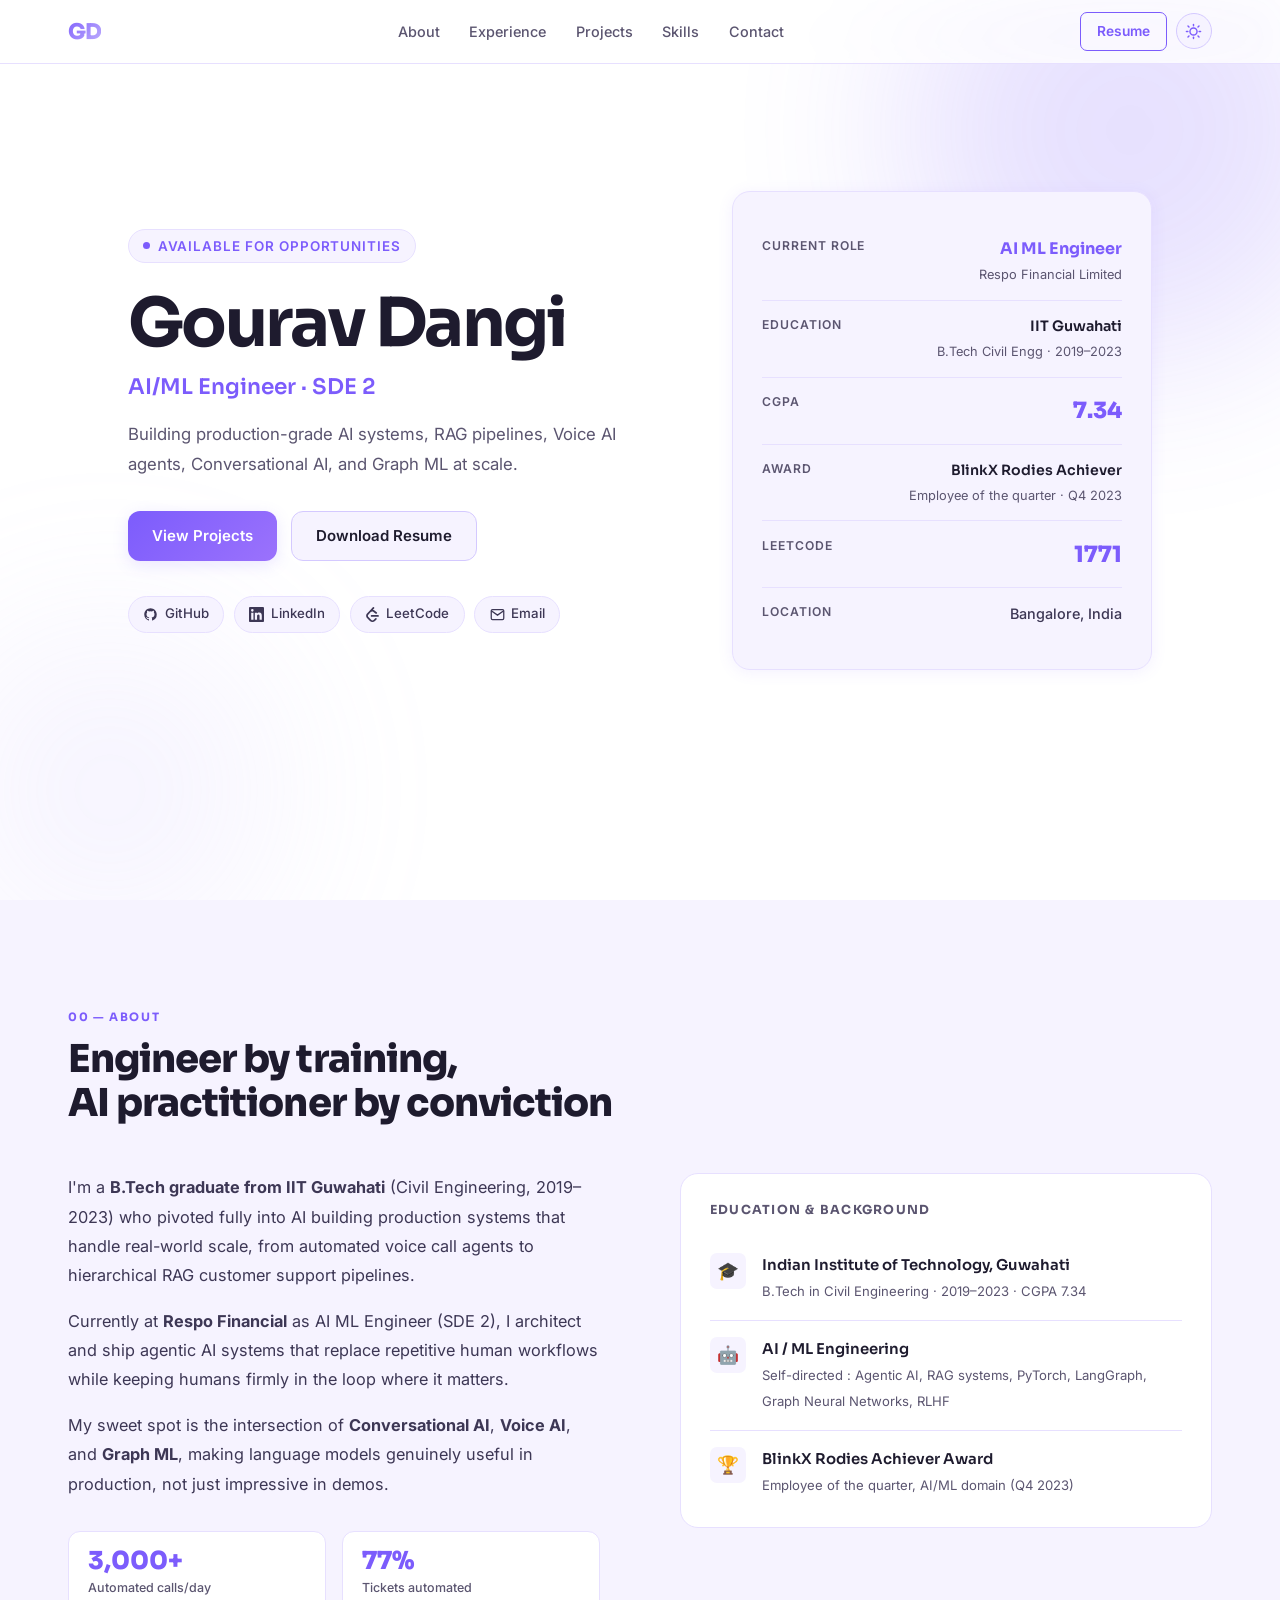
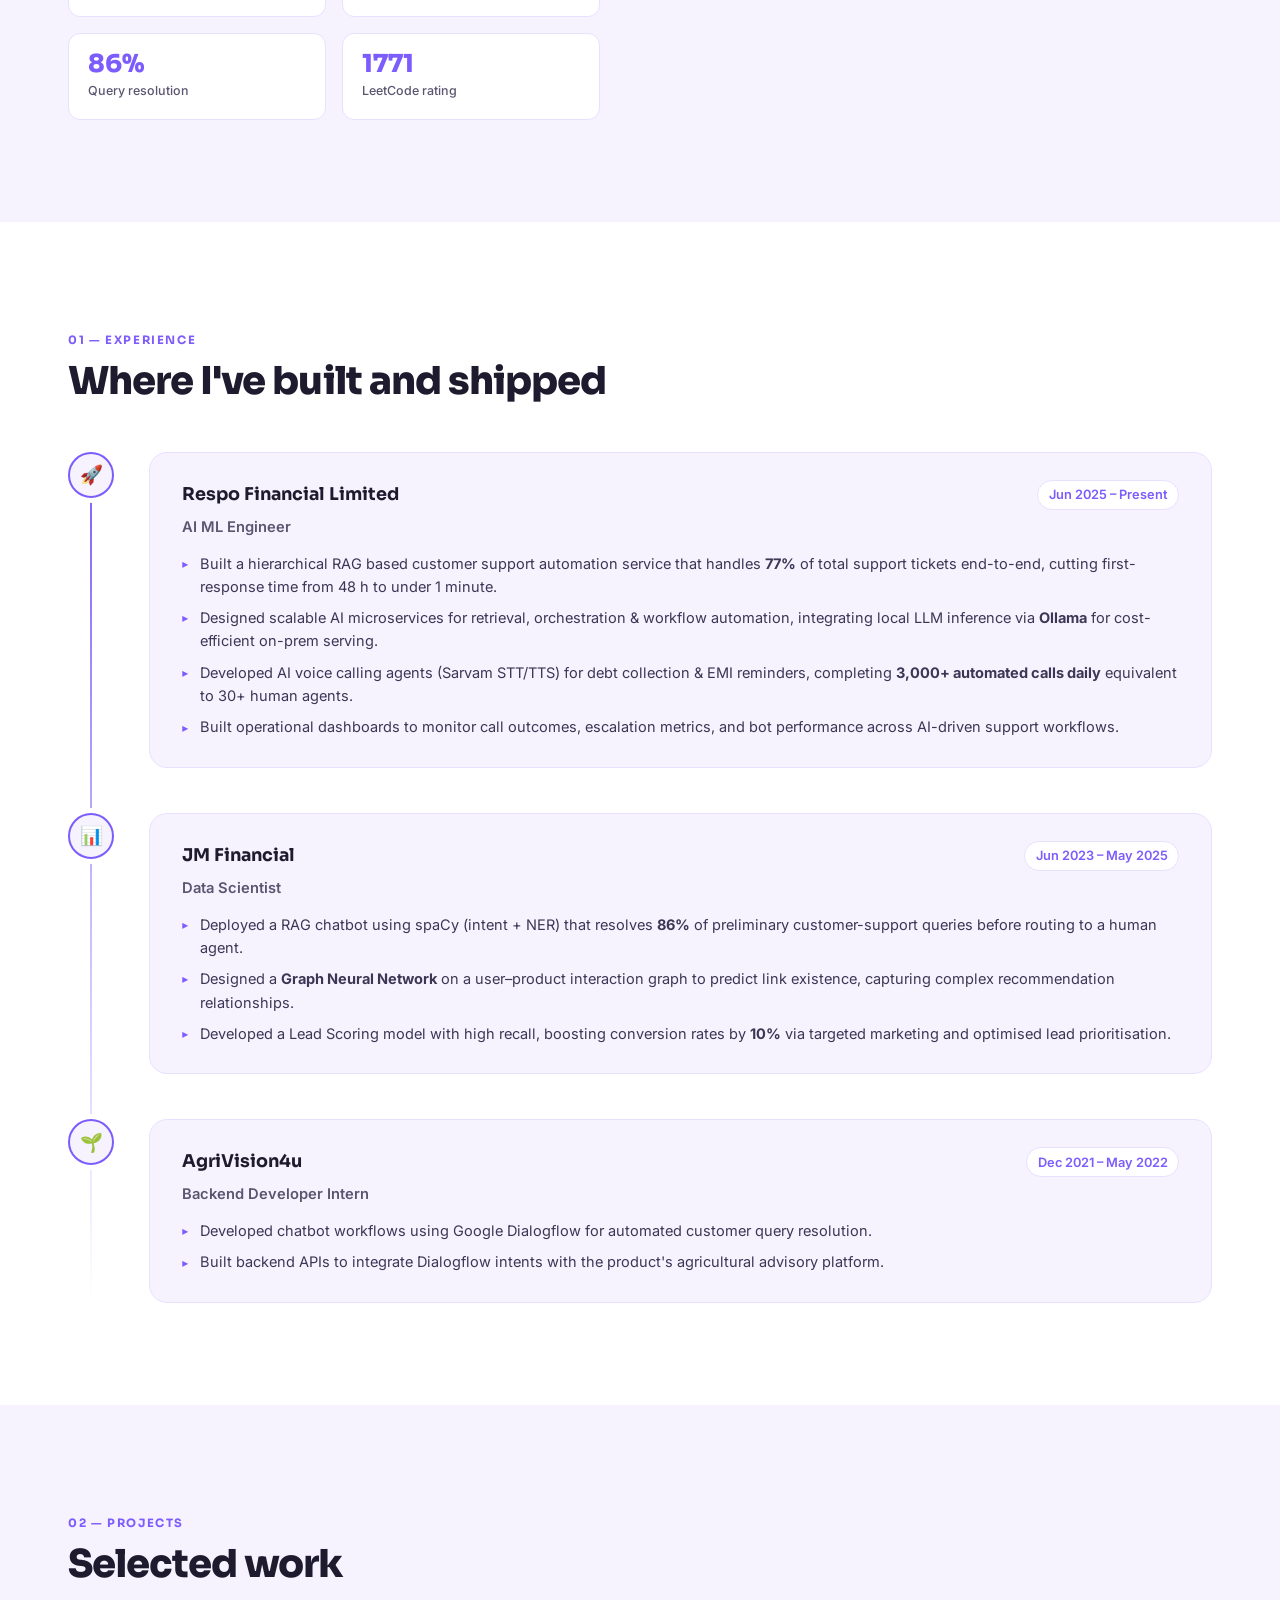
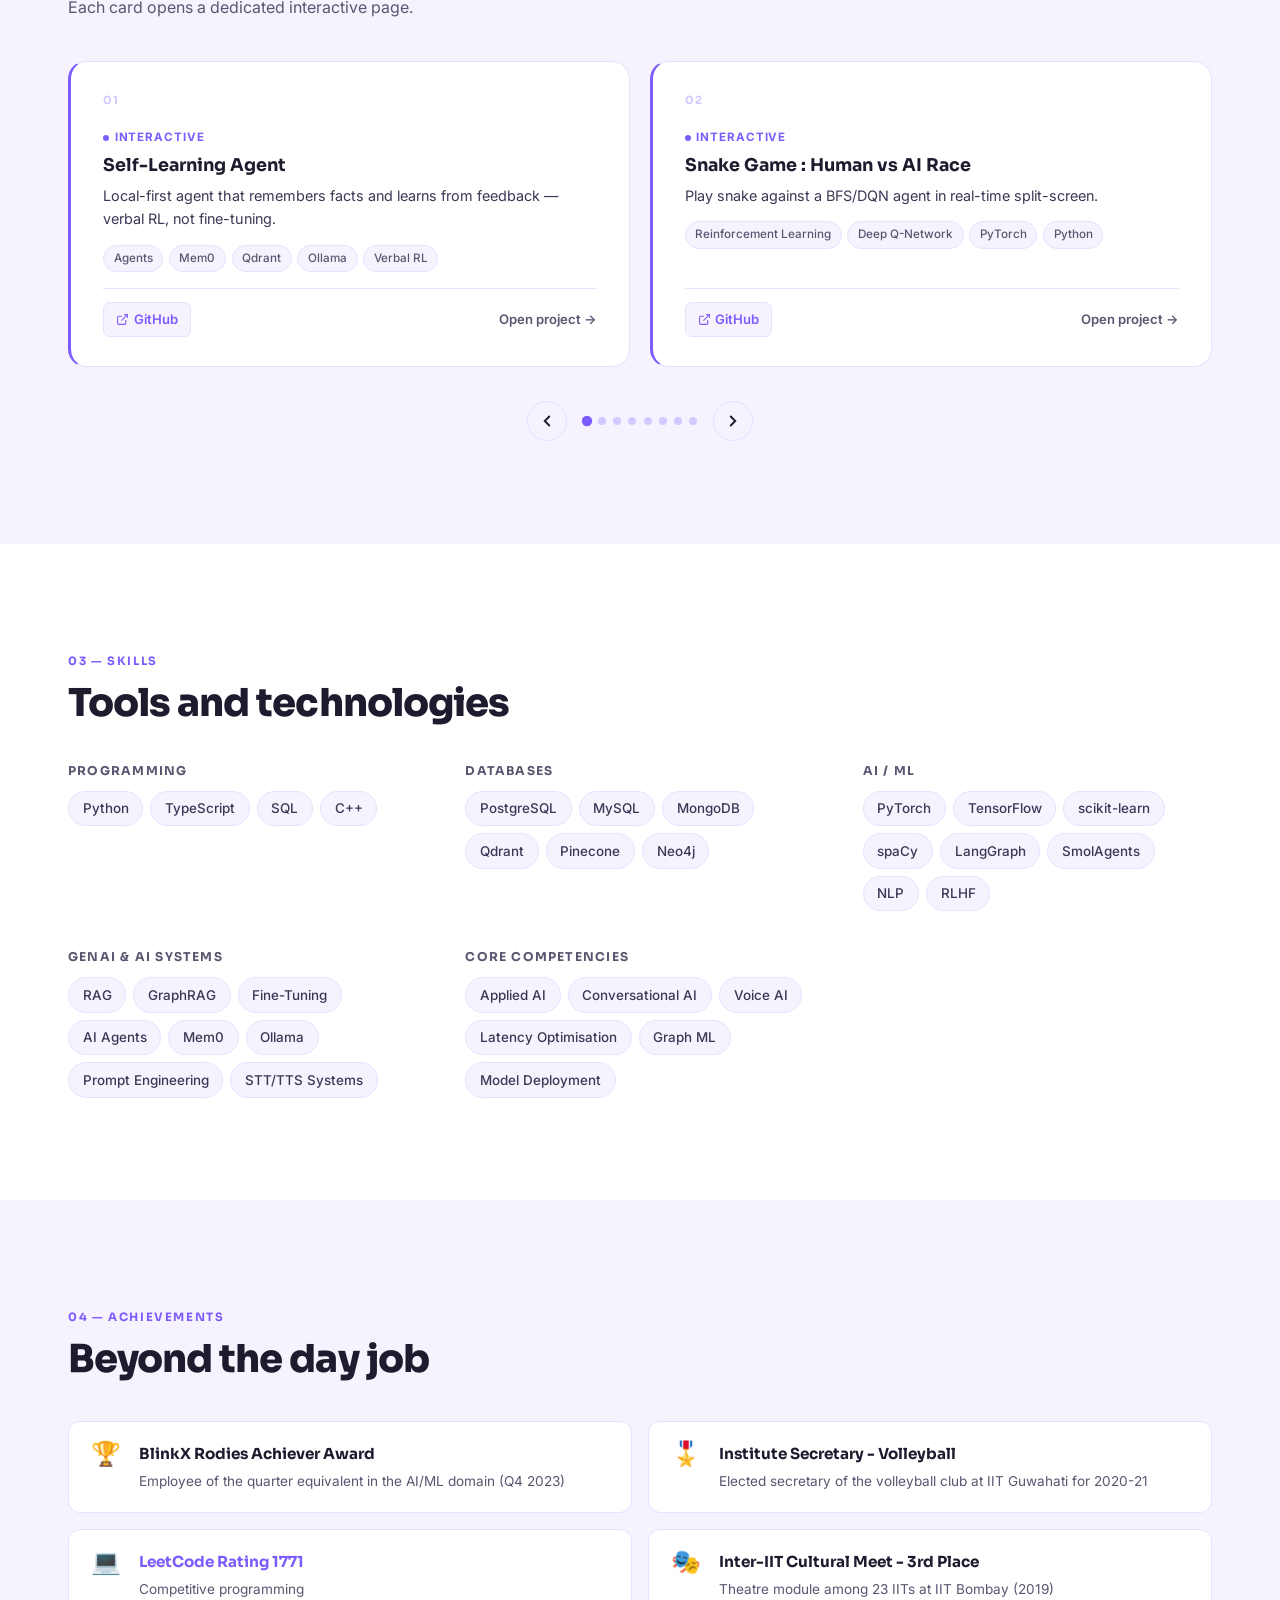
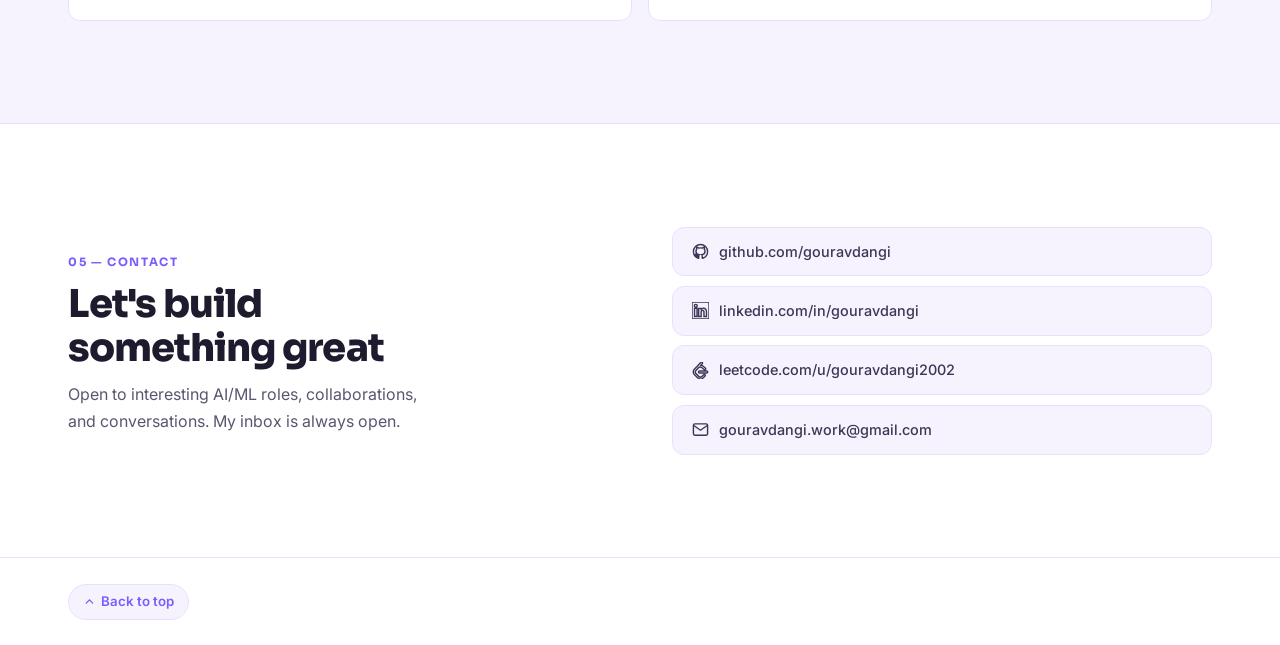
<file: index.html>
<!DOCTYPE html>
<html lang="en" data-theme="light">
<head>
  <meta charset="UTF-8" />
  <meta name="viewport" content="width=device-width, initial-scale=1.0" />
  <title>Gourav Dangi - AI/ML Engineer</title>
  <meta name="description" content="Portfolio of Gourav Dangi - AI/ML Engineer specialising in Conversational AI, Voice AI, RAG and agentic systems." />
  <link rel="preconnect" href="https://fonts.googleapis.com" />
  <link rel="preconnect" href="https://fonts.gstatic.com" crossorigin />
  <link rel="icon" type="image/svg+xml" href="assets/favicon.svg" />
  <link rel="stylesheet" href="css/styles.css" />
  <script>(function(){var s=localStorage.getItem('theme')||(window.matchMedia('(prefers-color-scheme:dark)').matches?'dark':'light');document.documentElement.setAttribute('data-theme',s);})();</script>
</head>
<body>

<!-- ── Navbar ──────────────────────────────────────────────── -->
<nav id="navbar">
  <div class="container nav-inner">
    <a href="#hero" class="nav-logo">GD</a>
    <ul class="nav-links">
      <li><a href="#about">About</a></li>
      <li><a href="#experience">Experience</a></li>
      <li><a href="#projects">Projects</a></li>
      <li><a href="#skills">Skills</a></li>
      <li><a href="#contact">Contact</a></li>
    </ul>
    <div class="nav-actions">
      <a href="assets/Gourav_Dangi_30_Sept_2026.pdf" download class="btn-resume desktop">Resume</a>
      <button class="theme-toggle" id="themeToggle" aria-label="Toggle colour theme">
        <svg class="icon-sun" viewBox="0 0 24 24"><circle cx="12" cy="12" r="5"/><line x1="12" y1="2" x2="12" y2="4"/><line x1="12" y1="20" x2="12" y2="22"/><line x1="4.22" y1="4.22" x2="5.64" y2="5.64"/><line x1="18.36" y1="18.36" x2="19.78" y2="19.78"/><line x1="2" y1="12" x2="4" y2="12"/><line x1="20" y1="12" x2="22" y2="12"/><line x1="4.22" y1="19.78" x2="5.64" y2="18.36"/><line x1="18.36" y1="5.64" x2="19.78" y2="4.22"/></svg>
        <svg class="icon-moon" viewBox="0 0 24 24" style="display:none"><path d="M21 12.79A9 9 0 1 1 11.21 3 7 7 0 0 0 21 12.79z"/></svg>
      </button>
      <button class="hamburger" id="hamburger" aria-label="Open menu" aria-expanded="false">
        <span></span><span></span><span></span>
      </button>
    </div>
  </div>
</nav>
<div class="nav-mobile" id="mobileNav">
  <a href="#about">About</a>
  <a href="#experience">Experience</a>
  <a href="#projects">Projects</a>
  <a href="#skills">Skills</a>
  <a href="#contact">Contact</a>
  <a href="assets/Gourav_Dangi_30_Sept_2026.pdf.pdf" download>Download Resume</a>
</div>

<!-- ── Hero ────────────────────────────────────────────────── -->
<section id="hero">
  <div class="hero-blob blob-1" aria-hidden="true"></div>
  <div class="hero-blob blob-2" aria-hidden="true"></div>
  <div class="container">
    <div class="hero-grid">
      <div class="hero-left">
        <div class="hero-eyebrow">Available for opportunities</div>
        <h1 class="hero-name">Gourav Dangi</h1>
        <p class="hero-role">AI/ML Engineer &middot; SDE 2</p>
        <p class="hero-tagline">
          Building production-grade AI systems, RAG pipelines,
          Voice AI agents, Conversational AI, and Graph ML at scale.
        </p>
        <div class="hero-btns">
          <a href="#projects" class="btn-primary">View Projects</a>
          <a href="assets/Gourav_Dangi_30_Sept_2026.pdf.pdf" download class="btn-secondary">Download Resume</a>
        </div>
        <div class="hero-socials">
          <a href="https://github.com/gouravdangi" target="_blank" rel="noopener" class="social-link">
            <svg viewBox="0 0 24 24" width="15" height="15" fill="currentColor"><path d="M12 2C6.477 2 2 6.484 2 12.017c0 4.425 2.865 8.18 6.839 9.504.5.092.682-.217.682-.483 0-.237-.008-.868-.013-1.703-2.782.605-3.369-1.343-3.369-1.343-.454-1.158-1.11-1.466-1.11-1.466-.908-.62.069-.608.069-.608 1.003.07 1.531 1.032 1.531 1.032.892 1.53 2.341 1.088 2.91.832.092-.647.35-1.088.636-1.338-2.22-.253-4.555-1.113-4.555-4.951 0-1.093.39-1.988 1.029-2.688-.103-.253-.446-1.272.098-2.65 0 0 .84-.27 2.75 1.026A9.564 9.564 0 0 1 12 6.844a9.59 9.59 0 0 1 2.504.337c1.909-1.296 2.747-1.027 2.747-1.027.546 1.379.202 2.398.1 2.651.64.7 1.028 1.595 1.028 2.688 0 3.848-2.339 4.695-4.566 4.943.359.309.678.92.678 1.855 0 1.338-.012 2.419-.012 2.747 0 .268.18.58.688.482A10.019 10.019 0 0 0 22 12.017C22 6.484 17.522 2 12 2z"/></svg>
            GitHub
          </a>
          <a href="https://www.linkedin.com/in/gourav-dangi" target="_blank" rel="noopener" class="social-link">
            <svg viewBox="0 0 24 24" width="15" height="15" fill="currentColor"><path d="M20.447 20.452h-3.554v-5.569c0-1.328-.027-3.037-1.852-3.037-1.853 0-2.136 1.445-2.136 2.939v5.667H9.351V9h3.414v1.561h.046c.477-.9 1.637-1.85 3.37-1.85 3.601 0 4.267 2.37 4.267 5.455v6.286zM5.337 7.433a2.062 2.062 0 0 1-2.063-2.065 2.064 2.064 0 1 1 2.063 2.065zm1.782 13.019H3.555V9h3.564v11.452zM22.225 0H1.771C.792 0 0 .774 0 1.729v20.542C0 23.227.792 24 1.771 24h20.451C23.2 24 24 23.227 24 22.271V1.729C24 .774 23.2 0 22.222 0h.003z"/></svg>
            LinkedIn
          </a>
          <a href="https://leetcode.com/u/gouravdangi2002/" target="_blank" rel="noopener" class="social-link">
            <svg viewBox="0 0 24 24" width="15" height="15" fill="currentColor"><path d="M13.483 0a1.374 1.374 0 0 0-.961.438L7.116 6.226l-3.854 4.126a5.266 5.266 0 0 0-1.209 2.104 5.35 5.35 0 0 0-.125.513 5.527 5.527 0 0 0 .062 2.362 5.83 5.83 0 0 0 .349 1.017 5.938 5.938 0 0 0 1.271 1.818l4.277 4.193.039.038c2.248 2.165 5.852 2.133 8.063-.074l2.396-2.392c.54-.54.54-1.414.003-1.955a1.378 1.378 0 0 0-1.951-.003l-2.396 2.392a3.021 3.021 0 0 1-4.205.038l-.02-.019-4.276-4.193c-.652-.64-.972-1.469-.948-2.263a2.68 2.68 0 0 1 .066-.523 2.545 2.545 0 0 1 .619-1.164L9.13 8.114c1.058-1.134 3.204-1.27 4.43-.278l3.501 2.831c.593.48 1.461.387 1.94-.207a1.384 1.384 0 0 0-.207-1.943l-3.5-2.831c-.8-.647-1.766-1.045-2.774-1.202l2.015-2.158A1.384 1.384 0 0 0 13.483 0zm-2.866 12.815a1.38 1.38 0 0 0-1.38 1.382 1.38 1.38 0 0 0 1.38 1.382H20.79a1.38 1.38 0 0 0 1.38-1.382 1.38 1.38 0 0 0-1.38-1.382z"/></svg>
            LeetCode
          </a>
          <a href="mailto:gouravdangi.work@gmail.com" class="social-link">
            <svg viewBox="0 0 24 24" width="15" height="15" fill="none" stroke="currentColor" stroke-width="2"><path d="M4 4h16c1.1 0 2 .9 2 2v12c0 1.1-.9 2-2 2H4c-1.1 0-2-.9-2-2V6c0-1.1.9-2 2-2z"/><polyline points="22,6 12,13 2,6"/></svg>
            Email
          </a>
        </div>
      </div>
      <div class="hero-panel">
        <div class="hero-panel-row">
          <div class="panel-label">Current role</div>
          <div class="panel-detail">
            <div style="font-family:'Sora',sans-serif;font-weight:700;font-size:1rem;color:var(--accent)">AI ML Engineer</div>
            <div class="panel-sub">Respo Financial Limited</div>
          </div>
        </div>
        <div class="hero-panel-row">
          <div class="panel-label">Education</div>
          <div class="panel-detail">
            <div style="font-family:'Sora',sans-serif;font-weight:600;font-size:0.9rem;color:var(--text)">IIT Guwahati</div>
            <div class="panel-sub">B.Tech Civil Engg &middot; 2019–2023</div>
          </div>
        </div>
        <div class="hero-panel-row">
          <div class="panel-label">CGPA</div>
          <div class="panel-value">7.34</div>
        </div>
        <div class="hero-panel-row">
          <div class="panel-label">Award</div>
          <div class="panel-detail">
            <div style="font-family:'Sora',sans-serif;font-weight:600;font-size:0.88rem;color:var(--text)">BlinkX Rodies Achiever</div>
            <div class="panel-sub">Employee of the quarter &middot; Q4 2023</div>
          </div>
        </div>
        <div class="hero-panel-row">
          <div class="panel-label">LeetCode</div>
          <div class="panel-value">1771</div>
        </div>
        <div class="hero-panel-row" style="border-bottom:none">
          <div class="panel-label">Location</div>
          <div style="font-size:0.9rem;color:var(--text-2);font-weight:500">Bangalore, India</div>
        </div>
      </div>
    </div>
  </div>
</section>

<!-- ── About ────────────────────────────────────────────────── -->
<section id="about">
  <div class="container">
    <div class="">
      <div class="sec-kicker">00 &mdash; About</div>
      <h2 class="sec-title">Engineer by training,<br>AI practitioner by conviction</h2>
    </div>
    <div class="about-layout" style="margin-top:3rem">
      <div class="about-text">
        <p>
          I'm a <strong>B.Tech graduate from IIT Guwahati</strong> (Civil Engineering, 2019–2023)
          who pivoted fully into AI building production systems that handle real-world
          scale, from automated voice call agents to hierarchical RAG customer support pipelines.
        </p>
        <p>
          Currently at <strong>Respo Financial</strong> as AI ML Engineer (SDE 2), I architect and ship
          agentic AI systems that replace repetitive human workflows while keeping humans
          firmly in the loop where it matters.
        </p>
        <p>
          My sweet spot is the intersection of <strong>Conversational AI</strong>,
          <strong>Voice AI</strong>, and <strong>Graph ML</strong>, making language models
          genuinely useful in production, not just impressive in demos.
        </p>
        <div class="stats-strip" style="grid-template-columns:repeat(2,1fr)">
          <div class="stat-card"><div class="stat-value">3,000+</div><div class="stat-label">Automated calls/day</div></div>
          <div class="stat-card"><div class="stat-value">77%</div><div class="stat-label">Tickets automated</div></div>
          <div class="stat-card"><div class="stat-value">86%</div><div class="stat-label">Query resolution</div></div>
          <div class="stat-card"><div class="stat-value">1771</div><div class="stat-label">LeetCode rating</div></div>
        </div>
      </div>
      <div class="about-edu">
        <h4>Education &amp; Background</h4>
        <div class="edu-item">
          <div class="edu-icon">🎓</div>
          <div class="edu-info">
            <h5>Indian Institute of Technology, Guwahati</h5>
            <span>B.Tech in Civil Engineering &middot; 2019–2023 &middot; CGPA 7.34</span>
          </div>
        </div>
        <div class="edu-item">
          <div class="edu-icon">🤖</div>
          <div class="edu-info">
            <h5>AI / ML Engineering</h5>
            <span>Self-directed : Agentic AI, RAG systems, PyTorch, LangGraph, Graph Neural Networks, RLHF</span>
          </div>
        </div>
        <div class="edu-item">
          <div class="edu-icon">🏆</div>
          <div class="edu-info">
            <h5>BlinkX Rodies Achiever Award</h5>
            <span>Employee of the quarter, AI/ML domain (Q4 2023)</span>
          </div>
        </div>
      </div>
    </div>
  </div>
</section>

<!-- ── Experience ───────────────────────────────────────────── -->
<section id="experience">
  <div class="container">
    <div class="">
      <div class="sec-kicker">01 &mdash; Experience</div>
      <h2 class="sec-title">Where I've built and shipped</h2>
    </div>
    <div class="timeline" id="experienceTimeline" style="margin-top:3rem"></div>
  </div>
</section>

<!-- ── Projects ─────────────────────────────────────────────── -->
<section id="projects">
  <div class="container">
    <div class="">
      <div class="sec-kicker">02 &mdash; Projects</div>
      <h2 class="sec-title">Selected work</h2>
      <p class="sec-sub">Each card opens a dedicated interactive page.</p>
    </div>
    <div class="proj-carousel-wrap" style="margin-top:2.5rem">
      <div class="proj-carousel" id="projCarousel"></div>
      <div class="proj-carousel-nav">
        <button class="proj-nav-btn" id="projPrev" aria-label="Previous projects">
          <svg width="18" height="18" viewBox="0 0 24 24" fill="none" stroke="currentColor" stroke-width="2.5" stroke-linecap="round"><polyline points="15 18 9 12 15 6"/></svg>
        </button>
        <div class="proj-dots" id="projDots"></div>
        <button class="proj-nav-btn" id="projNext" aria-label="Next projects">
          <svg width="18" height="18" viewBox="0 0 24 24" fill="none" stroke="currentColor" stroke-width="2.5" stroke-linecap="round"><polyline points="9 18 15 12 9 6"/></svg>
        </button>
      </div>
    </div>
  </div>
</section>

<!-- ── Skills ───────────────────────────────────────────────── -->
<section id="skills">
  <div class="container">
    <div class="">
      <div class="sec-kicker">03 &mdash; Skills</div>
      <h2 class="sec-title">Tools and technologies</h2>
    </div>
    <div class="skills-groups" id="skillsGroups" style="margin-top:2.5rem"></div>
  </div>
</section>

<!-- ── Achievements ─────────────────────────────────────────── -->
<section id="achievements">
  <div class="container">
    <div class="">
      <div class="sec-kicker">04 &mdash; Achievements</div>
      <h2 class="sec-title">Beyond the day job</h2>
    </div>
    <div class="achievements-list" id="achievementsList" style="margin-top:2.5rem"></div>
  </div>
</section>

<!-- ── Contact ───────────────────────────────────────────────── -->
<section id="contact">
  <div class="container">
    <div class="contact-band">
      <div class="contact-left">
        <div class="sec-kicker">05 &mdash; Contact</div>
        <h2 class="sec-title" style="margin-bottom:0.7rem">Let's build<br>something great</h2>
        <p>Open to interesting AI/ML roles, collaborations, and conversations. My inbox is always open.</p>
      </div>
      <div class="contact-links">
        <a href="https://github.com/gouravdangi" target="_blank" rel="noopener" class="contact-link">
          <svg viewBox="0 0 24 24" class="contact-link-icon" fill="currentColor" stroke="none"><path d="M12 2C6.477 2 2 6.484 2 12.017c0 4.425 2.865 8.18 6.839 9.504.5.092.682-.217.682-.483 0-.237-.008-.868-.013-1.703-2.782.605-3.369-1.343-3.369-1.343-.454-1.158-1.11-1.466-1.11-1.466-.908-.62.069-.608.069-.608 1.003.07 1.531 1.032 1.531 1.032.892 1.53 2.341 1.088 2.91.832.092-.647.35-1.088.636-1.338-2.22-.253-4.555-1.113-4.555-4.951 0-1.093.39-1.988 1.029-2.688-.103-.253-.446-1.272.098-2.65 0 0 .84-.27 2.75 1.026A9.564 9.564 0 0 1 12 6.844a9.59 9.59 0 0 1 2.504.337c1.909-1.296 2.747-1.027 2.747-1.027.546 1.379.202 2.398.1 2.651.64.7 1.028 1.595 1.028 2.688 0 3.848-2.339 4.695-4.566 4.943.359.309.678.92.678 1.855 0 1.338-.012 2.419-.012 2.747 0 .268.18.58.688.482A10.019 10.019 0 0 0 22 12.017C22 6.484 17.522 2 12 2z"/></svg>
          github.com/gouravdangi
        </a>
        <a href="https://www.linkedin.com/in/gourav-dangi" target="_blank" rel="noopener" class="contact-link">
          <svg viewBox="0 0 24 24" class="contact-link-icon" fill="currentColor" stroke="none"><path d="M20.447 20.452h-3.554v-5.569c0-1.328-.027-3.037-1.852-3.037-1.853 0-2.136 1.445-2.136 2.939v5.667H9.351V9h3.414v1.561h.046c.477-.9 1.637-1.85 3.37-1.85 3.601 0 4.267 2.37 4.267 5.455v6.286zM5.337 7.433a2.062 2.062 0 0 1-2.063-2.065 2.064 2.064 0 1 1 2.063 2.065zm1.782 13.019H3.555V9h3.564v11.452zM22.225 0H1.771C.792 0 0 .774 0 1.729v20.542C0 23.227.792 24 1.771 24h20.451C23.2 24 24 23.227 24 22.271V1.729C24 .774 23.2 0 22.222 0h.003z"/></svg>
          linkedin.com/in/gouravdangi
        </a>
        <a href="https://leetcode.com/u/gouravdangi2002/" target="_blank" rel="noopener" class="contact-link">
          <svg viewBox="0 0 24 24" class="contact-link-icon" fill="currentColor" stroke="none"><path d="M13.483 0a1.374 1.374 0 0 0-.961.438L7.116 6.226l-3.854 4.126a5.266 5.266 0 0 0-1.209 2.104 5.35 5.35 0 0 0-.125.513 5.527 5.527 0 0 0 .062 2.362 5.83 5.83 0 0 0 .349 1.017 5.938 5.938 0 0 0 1.271 1.818l4.277 4.193.039.038c2.248 2.165 5.852 2.133 8.063-.074l2.396-2.392c.54-.54.54-1.414.003-1.955a1.378 1.378 0 0 0-1.951-.003l-2.396 2.392a3.021 3.021 0 0 1-4.205.038l-.02-.019-4.276-4.193c-.652-.64-.972-1.469-.948-2.263a2.68 2.68 0 0 1 .066-.523 2.545 2.545 0 0 1 .619-1.164L9.13 8.114c1.058-1.134 3.204-1.27 4.43-.278l3.501 2.831c.593.48 1.461.387 1.94-.207a1.384 1.384 0 0 0-.207-1.943l-3.5-2.831c-.8-.647-1.766-1.045-2.774-1.202l2.015-2.158A1.384 1.384 0 0 0 13.483 0zm-2.866 12.815a1.38 1.38 0 0 0-1.38 1.382 1.38 1.38 0 0 0 1.38 1.382H20.79a1.38 1.38 0 0 0 1.38-1.382 1.38 1.38 0 0 0-1.38-1.382z"/></svg>
          leetcode.com/u/gouravdangi2002
        </a>
        <a href="mailto:gouravdangi.work@gmail.com" class="contact-link">
          <svg viewBox="0 0 24 24" class="contact-link-icon" fill="none" stroke="currentColor" stroke-width="2"><path d="M4 4h16c1.1 0 2 .9 2 2v12c0 1.1-.9 2-2 2H4c-1.1 0-2-.9-2-2V6c0-1.1.9-2 2-2z"/><polyline points="22,6 12,13 2,6"/></svg>
          gouravdangi.work@gmail.com
        </a>
      </div>
    </div>
  </div>
</section>

<footer>
  <div class="container footer-inner">
    <!-- <p class="footer-left">&copy; 2025 <strong>Gourav Dangi</strong> &middot; Built with HTML/CSS/JS &middot; Deployed on vercel</p> -->
    <a href="#hero" class="back-top">
      <svg width="13" height="13" viewBox="0 0 24 24" fill="none" stroke="currentColor" stroke-width="2.5" stroke-linecap="round"><polyline points="18 15 12 9 6 15"/></svg>
      Back to top
    </a>
  </div>
</footer>

<script src="js/data.js"></script>
<script src="js/site.js"></script>
<script src="js/main.js"></script>
</body>
</html>
</file>
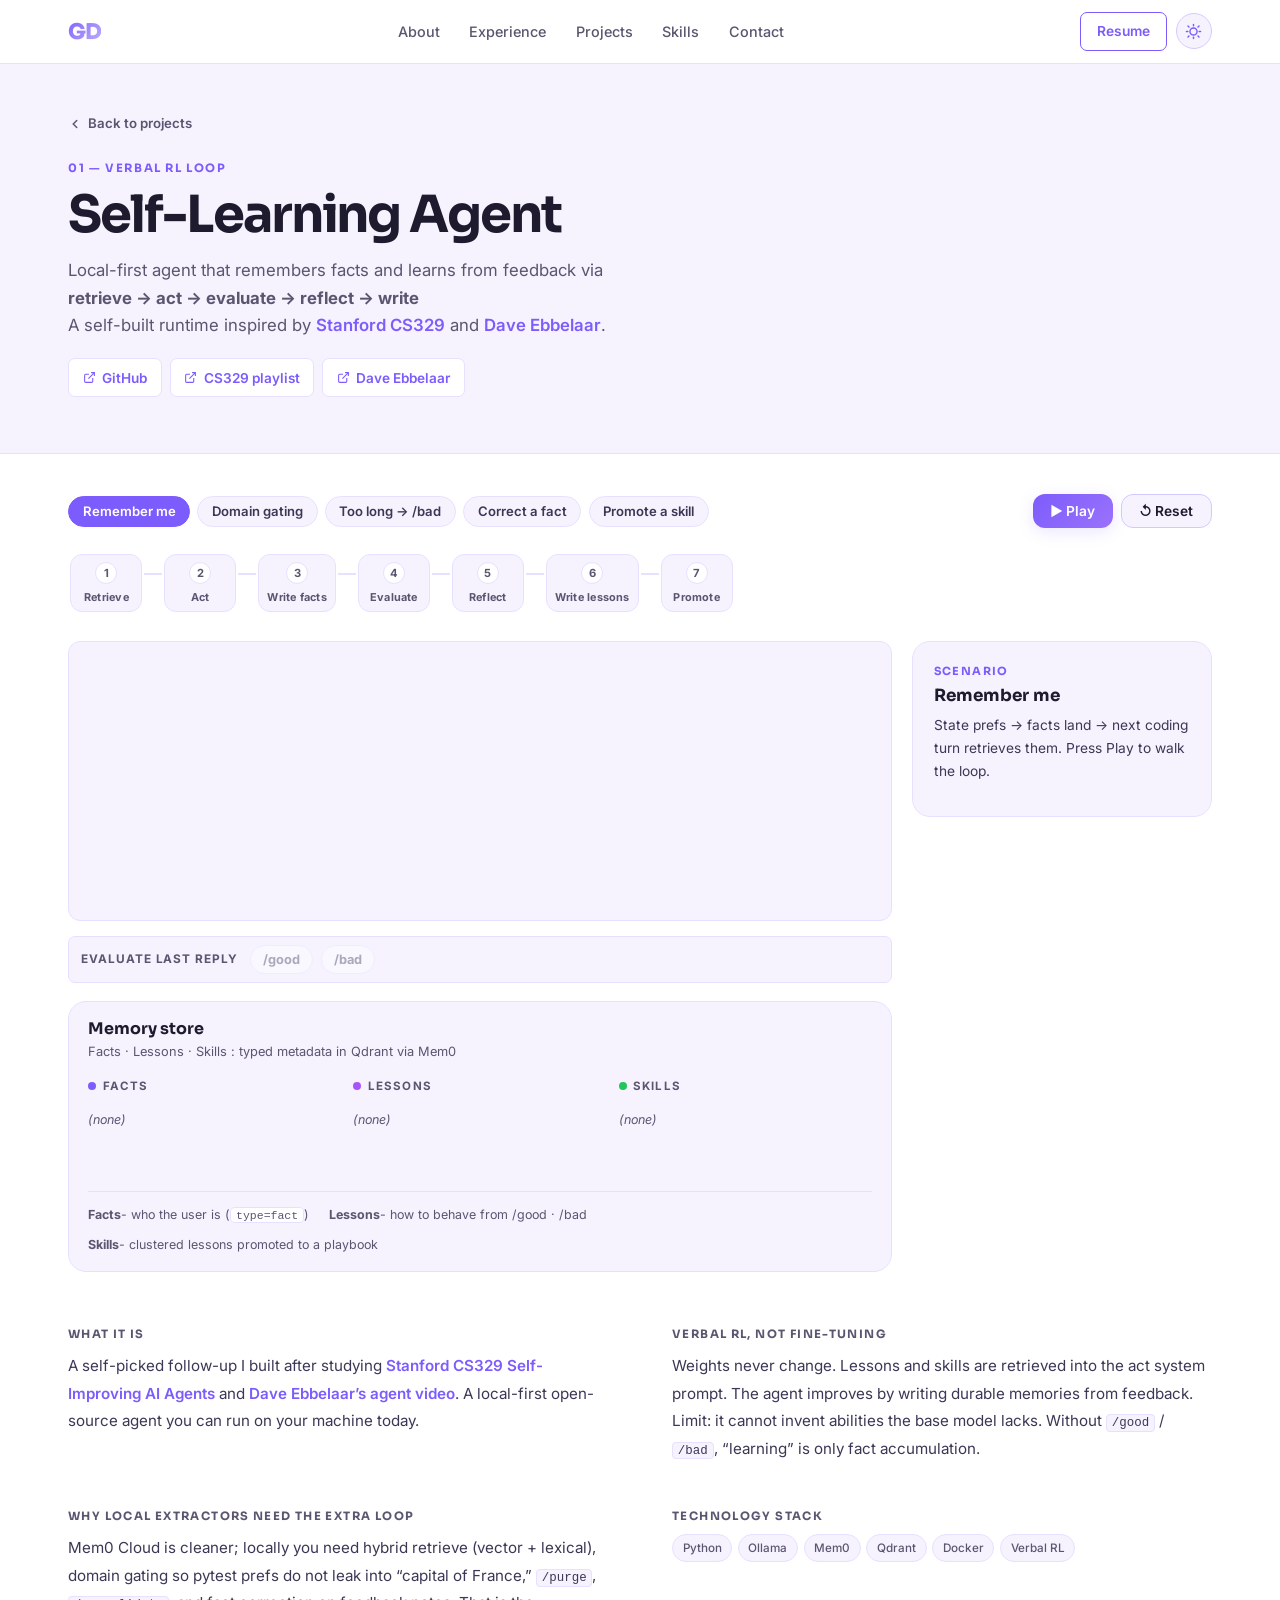
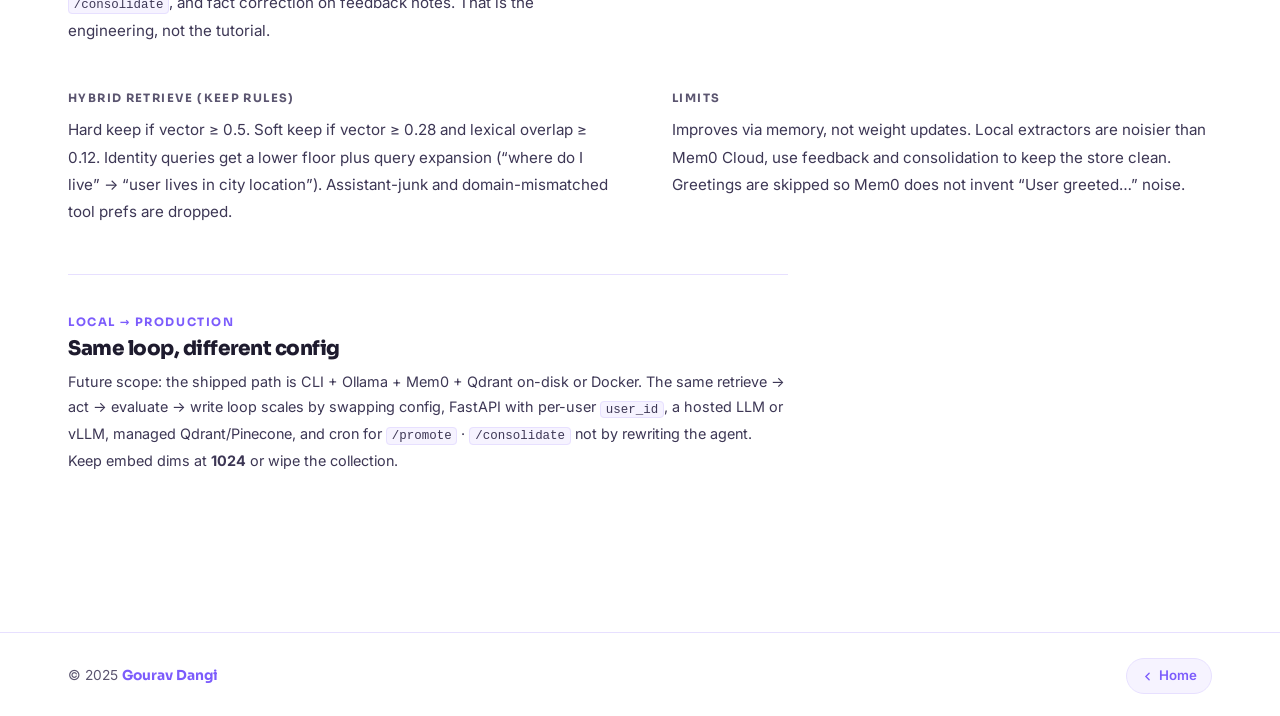
<file: projects/agent.html>
<!DOCTYPE html>
<html lang="en" data-theme="light">
<head>
  <meta charset="UTF-8" />
  <meta name="viewport" content="width=device-width, initial-scale=1.0" />
  <title>Self-Learning Agent | Gourav Dangi</title>
  <meta name="description" content="Walk the retrieve → act → evaluate → reflect → write loop. A local-first verbal RL agent with Mem0, Qdrant, and Ollama expandable to production." />
  <link rel="preconnect" href="https://fonts.googleapis.com" />
  <link rel="preconnect" href="https://fonts.gstatic.com" crossorigin />
  <link rel="icon" type="image/svg+xml" href="../assets/favicon.svg" />
  <link rel="stylesheet" href="../css/styles.css" />
  <script>(function(){var s=localStorage.getItem('theme')||(window.matchMedia('(prefers-color-scheme:dark)').matches?'dark':'light');document.documentElement.setAttribute('data-theme',s);})();</script>
</head>
<body>

<nav id="navbar">
  <div class="container nav-inner">
    <a href="../index.html" class="nav-logo">GD</a>
    <ul class="nav-links">
      <li><a href="../index.html#about">About</a></li>
      <li><a href="../index.html#experience">Experience</a></li>
      <li><a href="../index.html#projects">Projects</a></li>
      <li><a href="../index.html#skills">Skills</a></li>
      <li><a href="../index.html#contact">Contact</a></li>
    </ul>
    <div class="nav-actions">
      <a href="../assets/Gourav_Dangi_30_Sept_2026.pdf.pdf" download class="btn-resume desktop">Resume</a>
      <button class="theme-toggle" id="themeToggle" aria-label="Toggle colour theme">
        <svg class="icon-sun" viewBox="0 0 24 24"><circle cx="12" cy="12" r="5"/><line x1="12" y1="2" x2="12" y2="4"/><line x1="12" y1="20" x2="12" y2="22"/><line x1="4.22" y1="4.22" x2="5.64" y2="5.64"/><line x1="18.36" y1="18.36" x2="19.78" y2="19.78"/><line x1="2" y1="12" x2="4" y2="12"/><line x1="20" y1="12" x2="22" y2="12"/><line x1="4.22" y1="19.78" x2="5.64" y2="18.36"/><line x1="18.36" y1="5.64" x2="19.78" y2="4.22"/></svg>
        <svg class="icon-moon" viewBox="0 0 24 24" style="display:none"><path d="M21 12.79A9 9 0 1 1 11.21 3 7 7 0 0 0 21 12.79z"/></svg>
      </button>
      <button class="hamburger" id="hamburger" aria-label="Open menu" aria-expanded="false">
        <span></span><span></span><span></span>
      </button>
    </div>
  </div>
</nav>
<div class="nav-mobile" id="mobileNav">
  <a href="../index.html#about">About</a>
  <a href="../index.html#experience">Experience</a>
  <a href="../index.html#projects">Projects</a>
  <a href="../index.html#skills">Skills</a>
  <a href="../index.html#contact">Contact</a>
</div>

<div class="proj-page">
  <div class="proj-page-header">
    <div class="container">
      <a href="../index.html#projects" class="proj-back">
        <svg width="14" height="14" viewBox="0 0 24 24" fill="none" stroke="currentColor" stroke-width="2.5" stroke-linecap="round"><polyline points="15 18 9 12 15 6"/></svg>
        Back to projects
      </a>
      <div class="proj-page-kicker">01 &mdash; Verbal RL Loop</div>
      <h1 class="proj-page-title">Self-Learning Agent</h1>
      <p class="proj-page-sub">
        Local-first agent that remembers facts and learns from feedback via <br><b>retrieve → act → evaluate → reflect → write</b><br>
        A self-built runtime inspired by
        <a href="https://youtube.com/playlist?list=PLangBM27OtEA" target="_blank" rel="noopener">Stanford CS329</a>
        and
        <a href="https://youtu.be/ynhl8KjjS3Y" target="_blank" rel="noopener">Dave Ebbelaar</a>.
      </p>
      <div class="sla-header-links">
        <a href="https://github.com/gouravdangi/self-learning-ai-agent" target="_blank" rel="noopener" class="info-link">
          <svg viewBox="0 0 24 24"><path d="M18 13v6a2 2 0 0 1-2 2H5a2 2 0 0 1-2-2V8a2 2 0 0 1 2-2h6"/><polyline points="15 3 21 3 21 9"/><line x1="10" y1="14" x2="21" y2="3"/></svg>
          GitHub
        </a>
        <a href="https://youtube.com/playlist?list=PLangBM27OtEA" target="_blank" rel="noopener" class="info-link">
          <svg viewBox="0 0 24 24"><path d="M18 13v6a2 2 0 0 1-2 2H5a2 2 0 0 1-2-2V8a2 2 0 0 1 2-2h6"/><polyline points="15 3 21 3 21 9"/><line x1="10" y1="14" x2="21" y2="3"/></svg>
          CS329 playlist
        </a>
        <a href="https://youtu.be/ynhl8KjjS3Y" target="_blank" rel="noopener" class="info-link">
          <svg viewBox="0 0 24 24"><path d="M18 13v6a2 2 0 0 1-2 2H5a2 2 0 0 1-2-2V8a2 2 0 0 1 2-2h6"/><polyline points="15 3 21 3 21 9"/><line x1="10" y1="14" x2="21" y2="3"/></svg>
          Dave Ebbelaar
        </a>
      </div>
    </div>
  </div>

  <div class="container" style="padding-block: 2.5rem 3.5rem">

    <!-- ── Loop playground ──────────────────────────────────── -->
    <div class="sla">
      <div class="sla-bar">
        <div class="sla-scenarios" id="slaScenarios" role="tablist" aria-label="Demo scenarios"></div>
        <div class="sla-bar-actions">
          <button type="button" class="btn-primary" id="slaPlay">▶ Play</button>
          <button type="button" class="btn-secondary" id="slaReset">↺ Reset</button>
        </div>
      </div>

      <div class="sla-rail" id="slaRail" role="list" aria-label="Agent loop stages"></div>

      <div class="sla-workspace">
        <div class="sla-main">
          <div class="sla-chat chat-demo">
            <div class="chat-window" id="slaChat" aria-live="polite"></div>
            <div class="sla-feedback" id="slaFeedback">
              <span class="sla-feedback-label">Evaluate last reply</span>
              <button type="button" class="sla-fb-btn good" id="slaGood" disabled>/good</button>
              <button type="button" class="sla-fb-btn bad" id="slaBad" disabled>/bad</button>
              <span class="sla-feedback-note" id="slaFeedbackNote"></span>
            </div>
          </div>

          <div class="sla-store">
            <div class="sla-store-head">
              <h3>Memory store</h3>
              <p>Facts · Lessons · Skills : typed metadata in Qdrant via Mem0</p>
            </div>
            <div class="sla-cols">
              <div class="sla-col" data-kind="fact">
                <div class="sla-col-label"><span class="sla-dot fact"></span>Facts</div>
                <div class="sla-cards" id="slaFacts"></div>
              </div>
              <div class="sla-col" data-kind="lesson">
                <div class="sla-col-label"><span class="sla-dot lesson"></span>Lessons</div>
                <div class="sla-cards" id="slaLessons"></div>
              </div>
              <div class="sla-col" data-kind="skill">
                <div class="sla-col-label"><span class="sla-dot skill"></span>Skills</div>
                <div class="sla-cards" id="slaSkills"></div>
              </div>
            </div>
            <div class="sla-legend">
              <span><strong>Facts</strong>- who the user is (<code>type=fact</code>)</span>
              <span><strong>Lessons</strong>- how to behave from /good · /bad</span>
              <span><strong>Skills</strong>- clustered lessons promoted to a playbook</span>
            </div>
          </div>
        </div>

        <aside class="sla-inspector" id="slaInspector" aria-live="polite">
          <div class="sla-insp-kicker" id="slaInspKicker">Explore</div>
          <h3 id="slaInspTitle">Retrieve → Act → Learn</h3>
          <p id="slaInspBody">Pick a scenario and press Play. Stages light up as the canned turn walks the real loop. Click a stage to inspect KEEP/DROP decisions, scores, and writes.</p>
          <div class="sla-insp-log" id="slaInspLog"></div>
        </aside>
      </div>
    </div>

    <!-- ── Written nuance ───────────────────────────────────── -->
    <div class="detail-grid" style="margin-top:3.5rem">
      <div class="detail-block">
        <h4>What it is</h4>
        <p>A self-picked follow-up I built after studying <a href="https://youtube.com/playlist?list=PLangBM27OtEA" target="_blank" rel="noopener">Stanford CS329 Self-Improving AI Agents</a> and <a href="https://youtu.be/ynhl8KjjS3Y" target="_blank" rel="noopener">Dave Ebbelaar’s agent video</a>. A local-first open-source agent you can run on your machine today.</p>
      </div>
      <div class="detail-block">
        <h4>Verbal RL, not fine-tuning</h4>
        <p>Weights never change. Lessons and skills are retrieved into the act system prompt. The agent improves by writing durable memories from feedback. Limit: it cannot invent abilities the base model lacks. Without <code>/good</code> / <code>/bad</code>, “learning” is only fact accumulation.</p>
      </div>
      <div class="detail-block">
        <h4>Why local extractors need the extra loop</h4>
        <p>Mem0 Cloud is cleaner; locally you need hybrid retrieve (vector + lexical), domain gating so pytest prefs do not leak into “capital of France,” <code>/purge</code>, <code>/consolidate</code>, and fact correction on feedback notes. That is the engineering, not the tutorial.</p>
      </div>
      <div class="detail-block">
        <h4>Technology stack</h4>
        <div class="project-tags" style="margin-top:0.4rem">
          <span class="tag">Python</span>
          <span class="tag">Ollama</span>
          <span class="tag">Mem0</span>
          <span class="tag">Qdrant</span>
          <span class="tag">Docker</span>
          <span class="tag">Verbal RL</span>
        </div>
      </div>
      <div class="detail-block">
        <h4>Hybrid retrieve (keep rules)</h4>
        <p>Hard keep if vector ≥ 0.5. Soft keep if vector ≥ 0.28 and lexical overlap ≥ 0.12. Identity queries get a lower floor plus query expansion (“where do I live” → “user lives in city location”). Assistant-junk and domain-mismatched tool prefs are dropped.</p>
      </div>
      <div class="detail-block">
        <h4>Limits</h4>
        <p>Improves via memory, not weight updates. Local extractors are noisier than Mem0 Cloud, use feedback and consolidation to keep the store clean. Greetings are skipped so Mem0 does not invent “User greeted…” noise.</p>
      </div>
    </div>

    <!-- ── Future scope (compact) ───────────────────────────── -->
    <section class="sla-future" aria-labelledby="slaScaleTitle">
      <div class="sec-kicker" style="margin-bottom:0.35rem">Local → Production</div>
      <h2 id="slaScaleTitle" class="sla-future-title">Same loop, different config</h2>
      <p class="sla-future-body">
        Future scope: the shipped path is CLI + Ollama + Mem0 + Qdrant on-disk or Docker.
        The same retrieve → act → evaluate → write loop scales by swapping config, FastAPI with per-user <code>user_id</code>,
        a hosted LLM or vLLM, managed Qdrant/Pinecone, and cron for <code>/promote</code> · <code>/consolidate</code>
        not by rewriting the agent. Keep embed dims at <strong>1024</strong> or wipe the collection.
      </p>
    </section>
  </div>
</div>

<footer>
  <div class="container footer-inner">
    <p class="footer-left">&copy; 2025 <strong>Gourav Dangi</strong></p>
    <a href="../index.html" class="back-top">
      <svg width="13" height="13" viewBox="0 0 24 24" fill="none" stroke="currentColor" stroke-width="2.5" stroke-linecap="round"><polyline points="15 18 9 12 15 6"/></svg>
      Home
    </a>
  </div>
</footer>

<script src="../js/site.js"></script>
<script src="../js/agent.js"></script>
<script>initAgent();</script>
</body>
</html>
</file>
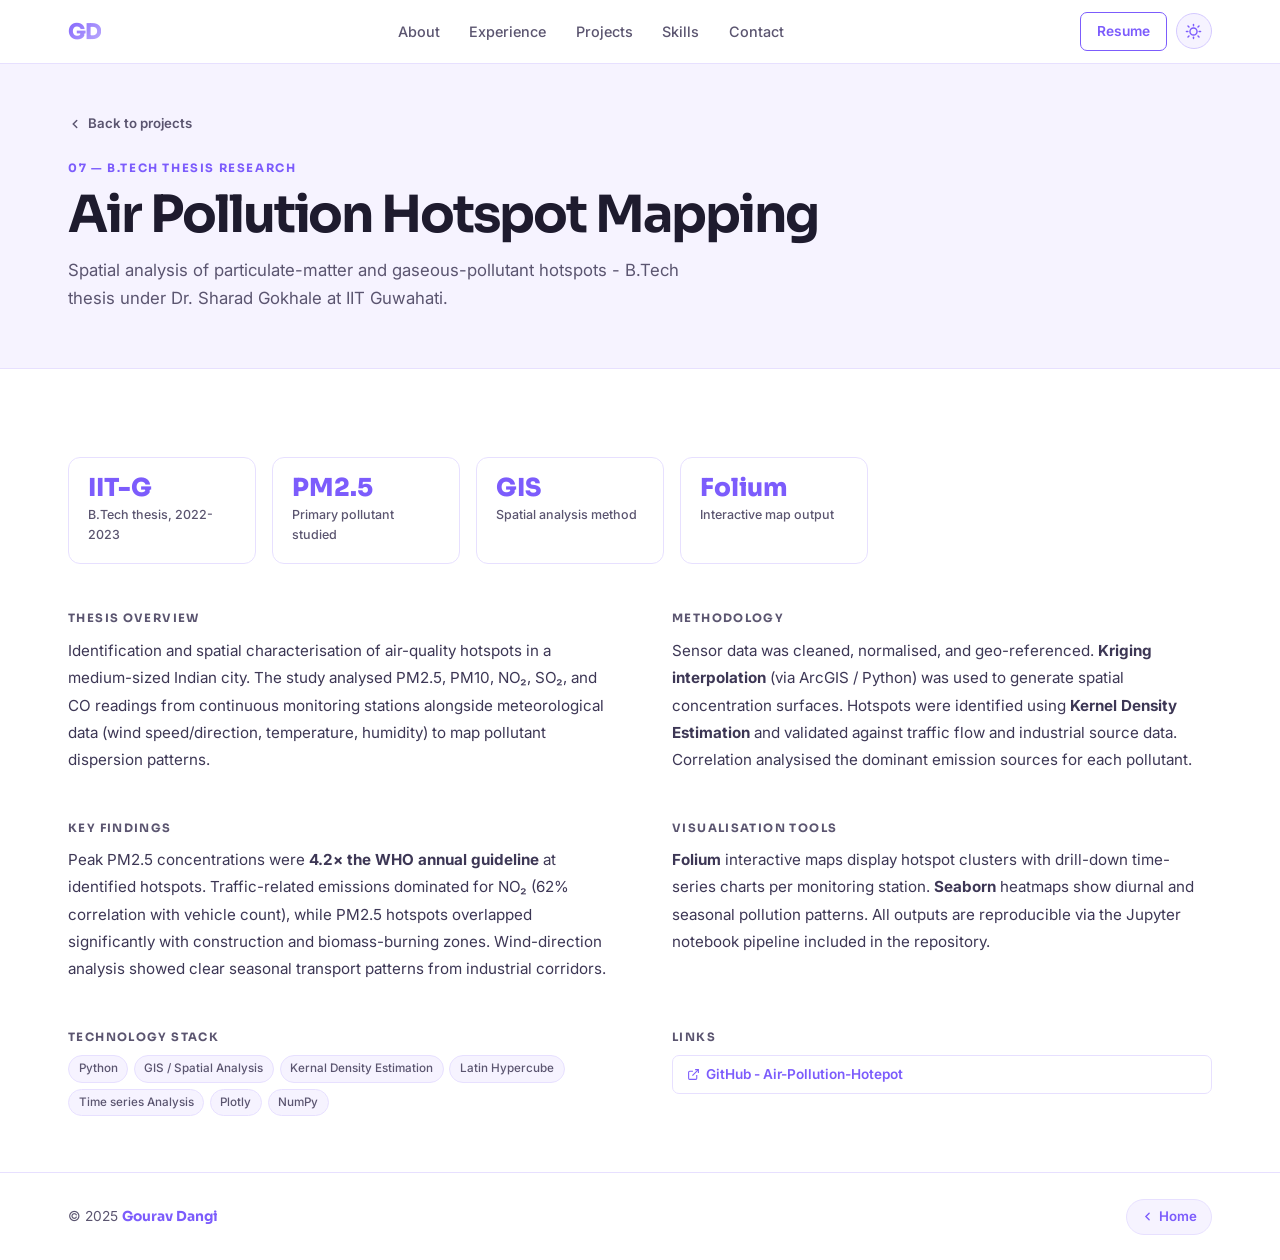
<file: projects/air-pollution.html>
<!DOCTYPE html>
<html lang="en" data-theme="light">
<head>
  <meta charset="UTF-8" />
  <meta name="viewport" content="width=device-width, initial-scale=1.0" />
  <title>Air Pollution Hotspot Mapping | Gourav Dangi</title>
  <link rel="preconnect" href="https://fonts.googleapis.com" />
  <link rel="preconnect" href="https://fonts.gstatic.com" crossorigin />
  <link rel="icon" type="image/svg+xml" href="../assets/favicon.svg" />
  <link rel="stylesheet" href="../css/styles.css" />
  <script>(function(){var s=localStorage.getItem('theme')||(window.matchMedia('(prefers-color-scheme:dark)').matches?'dark':'light');document.documentElement.setAttribute('data-theme',s);})();</script>
</head>
<body>

<nav id="navbar">
  <div class="container nav-inner">
    <a href="../index.html" class="nav-logo">GD</a>
    <ul class="nav-links">
      <li><a href="../index.html#about">About</a></li>
      <li><a href="../index.html#experience">Experience</a></li>
      <li><a href="../index.html#projects">Projects</a></li>
      <li><a href="../index.html#skills">Skills</a></li>
      <li><a href="../index.html#contact">Contact</a></li>
    </ul>
    <div class="nav-actions">
      <a href="../assets/Gourav_Dangi_30_Sept_2026.pdf.pdf" download class="btn-resume desktop">Resume</a>
      <button class="theme-toggle" id="themeToggle" aria-label="Toggle colour theme">
        <svg class="icon-sun" viewBox="0 0 24 24"><circle cx="12" cy="12" r="5"/><line x1="12" y1="2" x2="12" y2="4"/><line x1="12" y1="20" x2="12" y2="22"/><line x1="4.22" y1="4.22" x2="5.64" y2="5.64"/><line x1="18.36" y1="18.36" x2="19.78" y2="19.78"/><line x1="2" y1="12" x2="4" y2="12"/><line x1="20" y1="12" x2="22" y2="12"/><line x1="4.22" y1="19.78" x2="5.64" y2="18.36"/><line x1="18.36" y1="5.64" x2="19.78" y2="4.22"/></svg>
        <svg class="icon-moon" viewBox="0 0 24 24" style="display:none"><path d="M21 12.79A9 9 0 1 1 11.21 3 7 7 0 0 0 21 12.79z"/></svg>
      </button>
      <button class="hamburger" id="hamburger" aria-label="Open menu" aria-expanded="false">
        <span></span><span></span><span></span>
      </button>
    </div>
  </div>
</nav>
<div class="nav-mobile" id="mobileNav">
  <a href="../index.html#about">About</a>
  <a href="../index.html#experience">Experience</a>
  <a href="../index.html#projects">Projects</a>
  <a href="../index.html#skills">Skills</a>
  <a href="../index.html#contact">Contact</a>
</div>

<div class="proj-page">
  <div class="proj-page-header">
    <div class="container">
      <a href="../index.html#projects" class="proj-back">
        <svg width="14" height="14" viewBox="0 0 24 24" fill="none" stroke="currentColor" stroke-width="2.5" stroke-linecap="round"><polyline points="15 18 9 12 15 6"/></svg>
        Back to projects
      </a>
      <div class="proj-page-kicker">07 &mdash; B.Tech Thesis Research</div>
      <h1 class="proj-page-title">Air Pollution Hotspot Mapping</h1>
      <p class="proj-page-sub">Spatial analysis of particulate-matter and gaseous-pollutant hotspots - B.Tech thesis under Dr. Sharad Gokhale at IIT Guwahati.</p>
    </div>
  </div>

  <div class="container" style="padding-block: 3.5rem">

    <div class="stats-strip" style="max-width:800px;margin-bottom:3rem">
      <div class="stat-card">
        <div class="stat-value">IIT-G</div>
        <div class="stat-label">B.Tech thesis, 2022-2023</div>
      </div>
      <div class="stat-card">
        <div class="stat-value">PM2.5</div>
        <div class="stat-label">Primary pollutant studied</div>
      </div>
      <div class="stat-card">
        <div class="stat-value">GIS</div>
        <div class="stat-label">Spatial analysis method</div>
      </div>
      <div class="stat-card">
        <div class="stat-value">Folium</div>
        <div class="stat-label">Interactive map output</div>
      </div>
    </div>

    <div class="detail-grid">
      <div class="detail-block">
        <h4>Thesis overview</h4>
        <p>Identification and spatial characterisation of air-quality hotspots in a medium-sized Indian city. The study analysed PM2.5, PM10, NO₂, SO₂, and CO readings from continuous monitoring stations alongside meteorological data (wind speed/direction, temperature, humidity) to map pollutant dispersion patterns.</p>
      </div>

      <div class="detail-block">
        <h4>Methodology</h4>
        <p>Sensor data was cleaned, normalised, and geo-referenced. <strong>Kriging interpolation</strong> (via ArcGIS / Python) was used to generate spatial concentration surfaces. Hotspots were identified using <strong>Kernel Density Estimation</strong> and validated against traffic flow and industrial source data. Correlation analysised the dominant emission sources for each pollutant.</p>
      </div>

      <div class="detail-block">
        <h4>Key findings</h4>
        <p>Peak PM2.5 concentrations were <strong>4.2× the WHO annual guideline</strong> at identified hotspots. Traffic-related emissions dominated for NO₂ (62% correlation with vehicle count), while PM2.5 hotspots overlapped significantly with construction and biomass-burning zones. Wind-direction analysis showed clear seasonal transport patterns from industrial corridors.</p>
      </div>

      <div class="detail-block">
        <h4>Visualisation tools</h4>
        <p><strong>Folium</strong> interactive maps display hotspot clusters with drill-down time-series charts per monitoring station. <strong>Seaborn</strong> heatmaps show diurnal and seasonal pollution patterns. All outputs are reproducible via the Jupyter notebook pipeline included in the repository.</p>
      </div>

      <div class="detail-block">
        <h4>Technology stack</h4>
        <div class="project-tags" style="margin-top:0.4rem">
          <span class="tag">Python</span>
          <span class="tag">GIS / Spatial Analysis</span>
          <span class="tag">Kernal Density Estimation</span>
          <span class="tag">Latin Hypercube</span>
          <span class="tag">Time series Analysis</span>
          <span class="tag">Plotly</span>
          <span class="tag">NumPy</span>
        </div>
      </div>

      <div class="detail-block">
        <h4>Links</h4>
        <div class="info-links" style="margin-top:0.4rem">
          <a href="https://github.com/gouravdangi/Air-Pollution-Hotepot" target="_blank" rel="noopener" class="info-link">
            <svg viewBox="0 0 24 24" fill="none" stroke="currentColor" stroke-width="2"><path d="M18 13v6a2 2 0 0 1-2 2H5a2 2 0 0 1-2-2V8a2 2 0 0 1 2-2h6"/><polyline points="15 3 21 3 21 9"/><line x1="10" y1="14" x2="21" y2="3"/></svg>
            GitHub - Air-Pollution-Hotepot
          </a>
        </div>
      </div>
    </div>
  </div>
</div>

<footer>
  <div class="container footer-inner">
    <p class="footer-left">&copy; 2025 <strong>Gourav Dangi</strong></p>
    <a href="../index.html" class="back-top">
      <svg width="13" height="13" viewBox="0 0 24 24" fill="none" stroke="currentColor" stroke-width="2.5" stroke-linecap="round"><polyline points="15 18 9 12 15 6"/></svg>
      Home
    </a>
  </div>
</footer>

<script src="../js/site.js"></script>
</body>
</html>
</file>
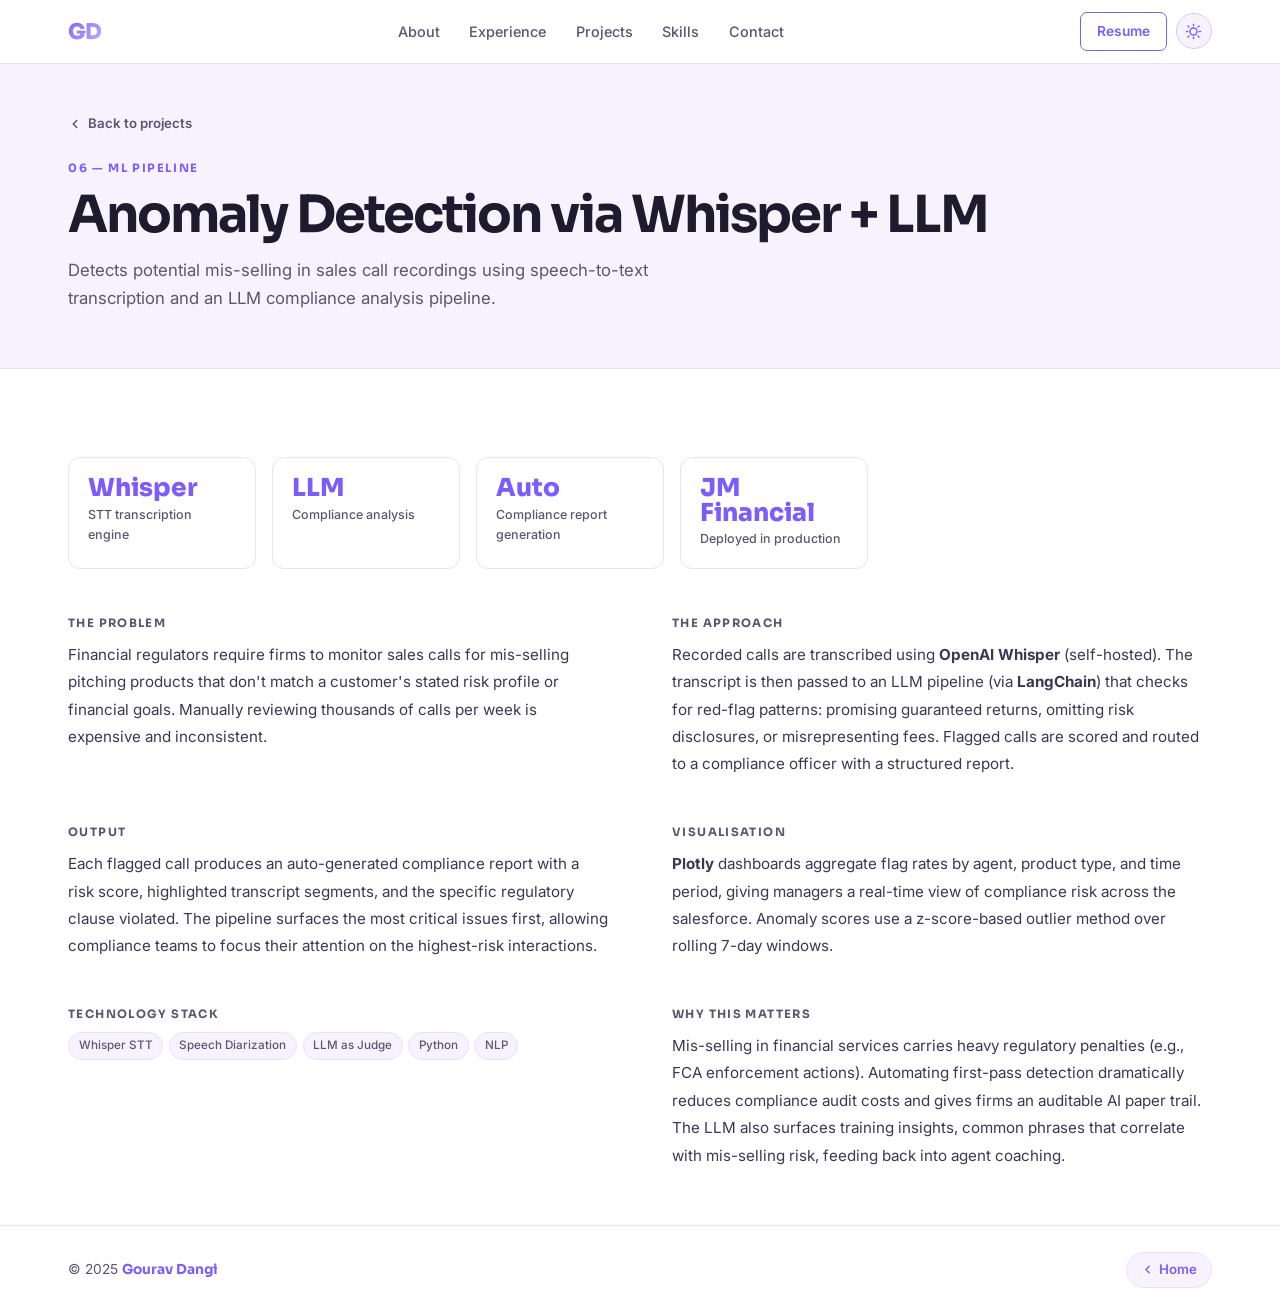
<file: projects/anomaly.html>
<!DOCTYPE html>
<html lang="en" data-theme="light">
<head>
  <meta charset="UTF-8" />
  <meta name="viewport" content="width=device-width, initial-scale=1.0" />
  <title>Anomaly Detection : Mis-selling | Gourav Dangi</title>
  <link rel="preconnect" href="https://fonts.googleapis.com" />
  <link rel="preconnect" href="https://fonts.gstatic.com" crossorigin />
  <link rel="icon" type="image/svg+xml" href="../assets/favicon.svg" />
  <link rel="stylesheet" href="../css/styles.css" />
  <script>(function(){var s=localStorage.getItem('theme')||(window.matchMedia('(prefers-color-scheme:dark)').matches?'dark':'light');document.documentElement.setAttribute('data-theme',s);})();</script>
</head>
<body>

<nav id="navbar">
  <div class="container nav-inner">
    <a href="../index.html" class="nav-logo">GD</a>
    <ul class="nav-links">
      <li><a href="../index.html#about">About</a></li>
      <li><a href="../index.html#experience">Experience</a></li>
      <li><a href="../index.html#projects">Projects</a></li>
      <li><a href="../index.html#skills">Skills</a></li>
      <li><a href="../index.html#contact">Contact</a></li>
    </ul>
    <div class="nav-actions">
      <a href="../assets/Gourav_Dangi_30_Sept_2026.pdf.pdf" download class="btn-resume desktop">Resume</a>
      <button class="theme-toggle" id="themeToggle" aria-label="Toggle colour theme">
        <svg class="icon-sun" viewBox="0 0 24 24"><circle cx="12" cy="12" r="5"/><line x1="12" y1="2" x2="12" y2="4"/><line x1="12" y1="20" x2="12" y2="22"/><line x1="4.22" y1="4.22" x2="5.64" y2="5.64"/><line x1="18.36" y1="18.36" x2="19.78" y2="19.78"/><line x1="2" y1="12" x2="4" y2="12"/><line x1="20" y1="12" x2="22" y2="12"/><line x1="4.22" y1="19.78" x2="5.64" y2="18.36"/><line x1="18.36" y1="5.64" x2="19.78" y2="4.22"/></svg>
        <svg class="icon-moon" viewBox="0 0 24 24" style="display:none"><path d="M21 12.79A9 9 0 1 1 11.21 3 7 7 0 0 0 21 12.79z"/></svg>
      </button>
      <button class="hamburger" id="hamburger" aria-label="Open menu" aria-expanded="false">
        <span></span><span></span><span></span>
      </button>
    </div>
  </div>
</nav>
<div class="nav-mobile" id="mobileNav">
  <a href="../index.html#about">About</a>
  <a href="../index.html#experience">Experience</a>
  <a href="../index.html#projects">Projects</a>
  <a href="../index.html#skills">Skills</a>
  <a href="../index.html#contact">Contact</a>
</div>

<div class="proj-page">
  <div class="proj-page-header">
    <div class="container">
      <a href="../index.html#projects" class="proj-back">
        <svg width="14" height="14" viewBox="0 0 24 24" fill="none" stroke="currentColor" stroke-width="2.5" stroke-linecap="round"><polyline points="15 18 9 12 15 6"/></svg>
        Back to projects
      </a>
      <div class="proj-page-kicker">06 &mdash; ML Pipeline</div>
      <h1 class="proj-page-title">Anomaly Detection via Whisper + LLM</h1>
      <p class="proj-page-sub">Detects potential mis-selling in sales call recordings using speech-to-text transcription and an LLM compliance analysis pipeline.</p>
    </div>
  </div>

  <div class="container" style="padding-block: 3.5rem">

    <div class="stats-strip" style="max-width:800px;margin-bottom:3rem">
      <div class="stat-card">
        <div class="stat-value">Whisper</div>
        <div class="stat-label">STT transcription engine</div>
      </div>
      <div class="stat-card">
        <div class="stat-value">LLM</div>
        <div class="stat-label">Compliance analysis</div>
      </div>
      <div class="stat-card">
        <div class="stat-value">Auto</div>
        <div class="stat-label">Compliance report generation</div>
      </div>
      <div class="stat-card">
        <div class="stat-value">JM Financial</div>
        <div class="stat-label">Deployed in production</div>
      </div>
    </div>

    <div class="detail-grid">
      <div class="detail-block">
        <h4>The problem</h4>
        <p>Financial regulators require firms to monitor sales calls for mis-selling pitching products that don't match a customer's stated risk profile or financial goals. Manually reviewing thousands of calls per week is expensive and inconsistent.</p>
      </div>

      <div class="detail-block">
        <h4>The approach</h4>
        <p>Recorded calls are transcribed using <strong>OpenAI Whisper</strong> (self-hosted). The transcript is then passed to an LLM pipeline (via <strong>LangChain</strong>) that checks for red-flag patterns: promising guaranteed returns, omitting risk disclosures, or misrepresenting fees. Flagged calls are scored and routed to a compliance officer with a structured report.</p>
      </div>

      <div class="detail-block">
        <h4>Output</h4>
        <p>Each flagged call produces an auto-generated compliance report with a risk score, highlighted transcript segments, and the specific regulatory clause violated. The pipeline surfaces the most critical issues first, allowing compliance teams to focus their attention on the highest-risk interactions.</p>
      </div>

      <div class="detail-block">
        <h4>Visualisation</h4>
        <p><strong>Plotly</strong> dashboards aggregate flag rates by agent, product type, and time period, giving managers a real-time view of compliance risk across the salesforce. Anomaly scores use a z-score-based outlier method over rolling 7-day windows.</p>
      </div>

      <div class="detail-block">
        <h4>Technology stack</h4>
        <div class="project-tags" style="margin-top:0.4rem">
          <span class="tag">Whisper STT</span>
          <span class="tag">Speech Diarization</span>
          <span class="tag">LLM as Judge</span>
          <span class="tag">Python</span>
          <span class="tag">NLP</span>
        </div>
      </div>

      <div class="detail-block">
        <h4>Why this matters</h4>
        <p>Mis-selling in financial services carries heavy regulatory penalties (e.g., FCA enforcement actions). Automating first-pass detection dramatically reduces compliance audit costs and gives firms an auditable AI paper trail. The LLM also surfaces training insights, common phrases that correlate with mis-selling risk, feeding back into agent coaching.</p>
      </div>
    </div>
  </div>
</div>

<footer>
  <div class="container footer-inner">
    <p class="footer-left">&copy; 2025 <strong>Gourav Dangi</strong></p>
    <a href="../index.html" class="back-top">
      <svg width="13" height="13" viewBox="0 0 24 24" fill="none" stroke="currentColor" stroke-width="2.5" stroke-linecap="round"><polyline points="15 18 9 12 15 6"/></svg>
      Home
    </a>
  </div>
</footer>

<script src="../js/site.js"></script>
</body>
</html>
</file>
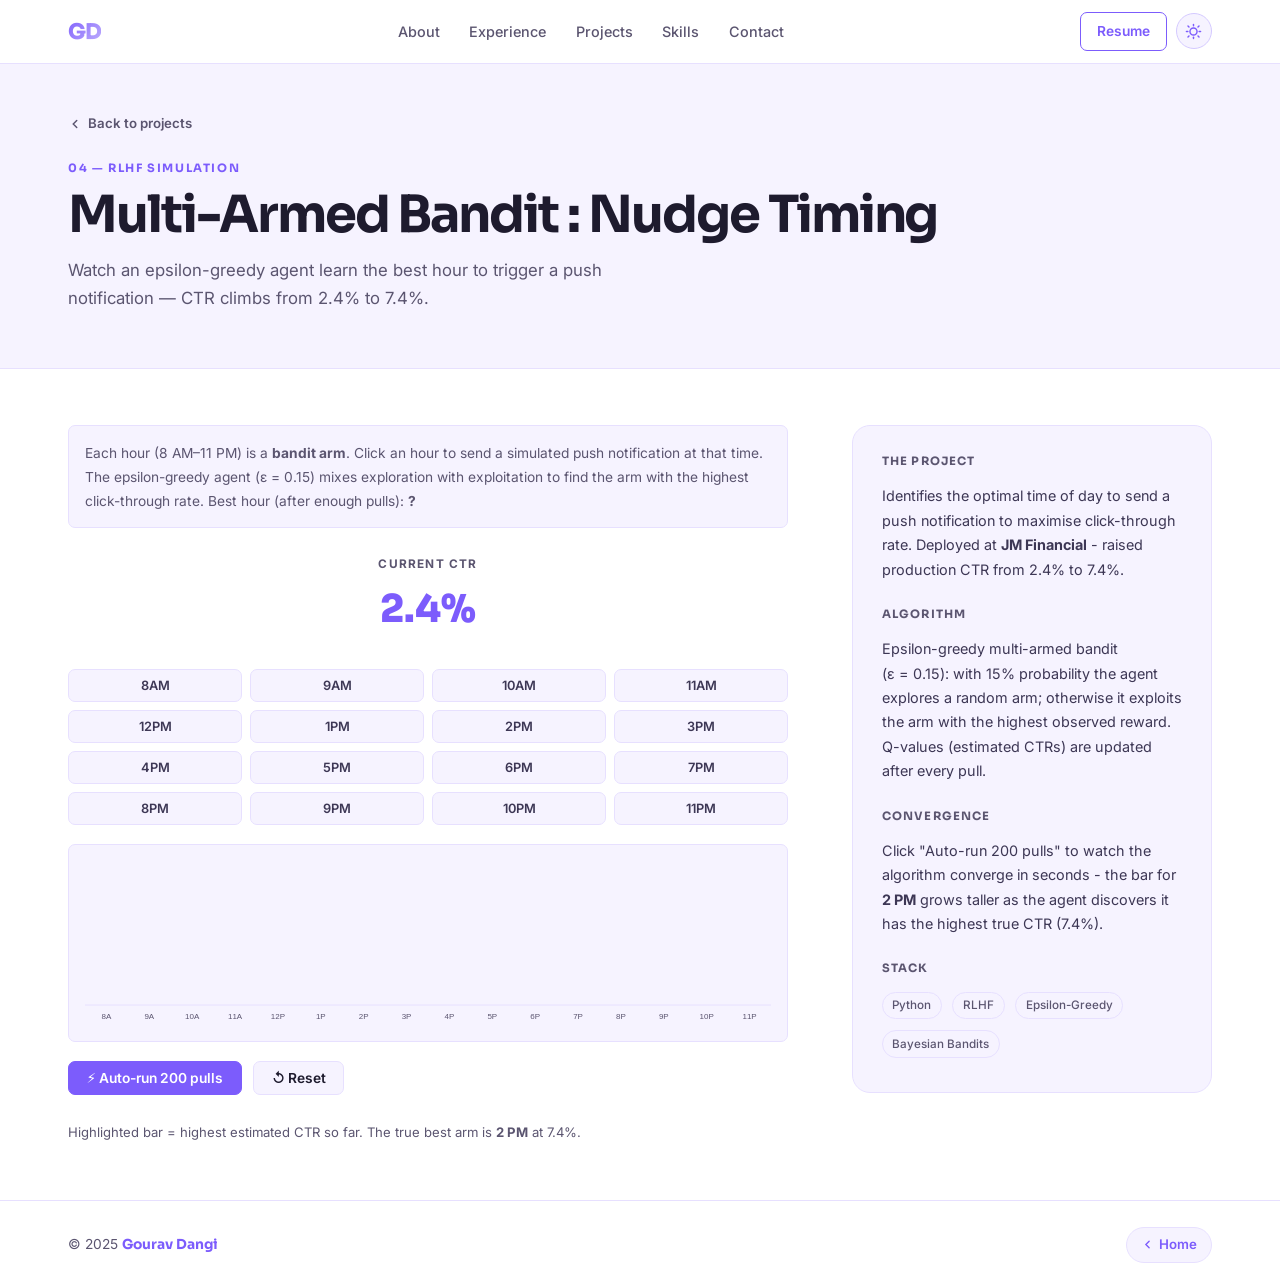
<file: projects/bandit.html>
<!DOCTYPE html>
<html lang="en" data-theme="light">
<head>
  <meta charset="UTF-8" />
  <meta name="viewport" content="width=device-width, initial-scale=1.0" />
  <title>Multi-Armed Bandit : Nudge Timing | Gourav Dangi</title>
  <link rel="preconnect" href="https://fonts.googleapis.com" />
  <link rel="preconnect" href="https://fonts.gstatic.com" crossorigin />
  <link rel="icon" type="image/svg+xml" href="../assets/favicon.svg" />
  <link rel="stylesheet" href="../css/styles.css" />
  <script>(function(){var s=localStorage.getItem('theme')||(window.matchMedia('(prefers-color-scheme:dark)').matches?'dark':'light');document.documentElement.setAttribute('data-theme',s);})();</script>
</head>
<body>

<nav id="navbar">
  <div class="container nav-inner">
    <a href="../index.html" class="nav-logo">GD</a>
    <ul class="nav-links">
      <li><a href="../index.html#about">About</a></li>
      <li><a href="../index.html#experience">Experience</a></li>
      <li><a href="../index.html#projects">Projects</a></li>
      <li><a href="../index.html#skills">Skills</a></li>
      <li><a href="../index.html#contact">Contact</a></li>
    </ul>
    <div class="nav-actions">
      <a href="../assets/Gourav_Dangi_30_Sept_2026.pdf.pdf" download class="btn-resume desktop">Resume</a>
      <button class="theme-toggle" id="themeToggle" aria-label="Toggle colour theme">
        <svg class="icon-sun" viewBox="0 0 24 24"><circle cx="12" cy="12" r="5"/><line x1="12" y1="2" x2="12" y2="4"/><line x1="12" y1="20" x2="12" y2="22"/><line x1="4.22" y1="4.22" x2="5.64" y2="5.64"/><line x1="18.36" y1="18.36" x2="19.78" y2="19.78"/><line x1="2" y1="12" x2="4" y2="12"/><line x1="20" y1="12" x2="22" y2="12"/><line x1="4.22" y1="19.78" x2="5.64" y2="18.36"/><line x1="18.36" y1="5.64" x2="19.78" y2="4.22"/></svg>
        <svg class="icon-moon" viewBox="0 0 24 24" style="display:none"><path d="M21 12.79A9 9 0 1 1 11.21 3 7 7 0 0 0 21 12.79z"/></svg>
      </button>
      <button class="hamburger" id="hamburger" aria-label="Open menu" aria-expanded="false">
        <span></span><span></span><span></span>
      </button>
    </div>
  </div>
</nav>
<div class="nav-mobile" id="mobileNav">
  <a href="../index.html#about">About</a>
  <a href="../index.html#experience">Experience</a>
  <a href="../index.html#projects">Projects</a>
  <a href="../index.html#skills">Skills</a>
  <a href="../index.html#contact">Contact</a>
</div>

<div class="proj-page">
  <div class="proj-page-header">
    <div class="container">
      <a href="../index.html#projects" class="proj-back">
        <svg width="14" height="14" viewBox="0 0 24 24" fill="none" stroke="currentColor" stroke-width="2.5" stroke-linecap="round"><polyline points="15 18 9 12 15 6"/></svg>
        Back to projects
      </a>
      <div class="proj-page-kicker">04 &mdash; RLHF Simulation</div>
      <h1 class="proj-page-title">Multi-Armed Bandit : Nudge Timing</h1>
      <p class="proj-page-sub">Watch an epsilon-greedy agent learn the best hour to trigger a push notification — CTR climbs from 2.4% to 7.4%.</p>
    </div>
  </div>

  <div class="container">
    <div class="proj-page-body">

      <!-- Demo -->
      <div class="proj-demo-area">
        <div class="bandit-demo">
          <div class="bandit-info-box">
            Each hour (8&nbsp;AM–11&nbsp;PM) is a <strong>bandit arm</strong>. Click an hour to send a simulated push notification at that time. The epsilon-greedy agent (&epsilon;&nbsp;=&nbsp;0.15) mixes exploration with exploitation to find the arm with the highest click-through rate.
            Best hour (after enough pulls): <strong id="banditOptHour">?</strong>
          </div>
          <div class="bandit-ctr-display">
            <div class="bandit-ctr-label">Current CTR</div>
            <div class="bandit-ctr-val" id="banditCtr">2.4%</div>
          </div>
          <div class="hour-grid" id="hourGrid"></div>
          <div class="bandit-chart-wrap">
            <canvas id="banditCanvas"></canvas>
          </div>
          <div class="bandit-actions">
            <button id="banditAutorun" class="btn-autorun">⚡ Auto-run 200 pulls</button>
            <button id="banditReset">↺ Reset</button>
          </div>
          <p style="font-size:0.82rem;color:var(--muted);margin-top:0.5rem">
            Highlighted bar = highest estimated CTR so far. The true best arm is <strong>2&nbsp;PM</strong> at 7.4%.
          </p>
        </div>
      </div>

      <!-- Info column -->
      <div class="proj-info-col">
        <div class="proj-info-section">
          <h4>The project</h4>
          <p>Identifies the optimal time of day to send a push notification to maximise click-through rate. Deployed at <strong>JM Financial</strong> - raised production CTR from 2.4% to 7.4%.</p>
        </div>
        <div class="proj-info-section">
          <h4>Algorithm</h4>
          <p>Epsilon-greedy multi-armed bandit (&epsilon;&nbsp;=&nbsp;0.15): with 15% probability the agent explores a random arm; otherwise it exploits the arm with the highest observed reward. Q-values (estimated CTRs) are updated after every pull.</p>
        </div>
        <div class="proj-info-section">
          <h4>Convergence</h4>
          <p>Click "Auto-run 200 pulls" to watch the algorithm converge in seconds - the bar for <strong>2&nbsp;PM</strong> grows taller as the agent discovers it has the highest true CTR (7.4%).</p>
        </div>
        <div class="proj-info-section">
          <h4>Stack</h4>
          <div class="project-tags" style="margin-top:0.4rem">
            <span class="tag">Python</span>
            <span class="tag">RLHF</span>
            <span class="tag">Epsilon-Greedy</span>
            <span class="tag">Bayesian Bandits</span>
          </div>
        </div>
      </div>

    </div>
  </div>
</div>

<footer>
  <div class="container footer-inner">
    <p class="footer-left">&copy; 2025 <strong>Gourav Dangi</strong></p>
    <a href="../index.html" class="back-top">
      <svg width="13" height="13" viewBox="0 0 24 24" fill="none" stroke="currentColor" stroke-width="2.5" stroke-linecap="round"><polyline points="15 18 9 12 15 6"/></svg>
      Home
    </a>
  </div>
</footer>

<script src="../js/site.js"></script>
<script src="../js/bandit.js"></script>
<script>initBandit();</script>
</body>
</html>
</file>
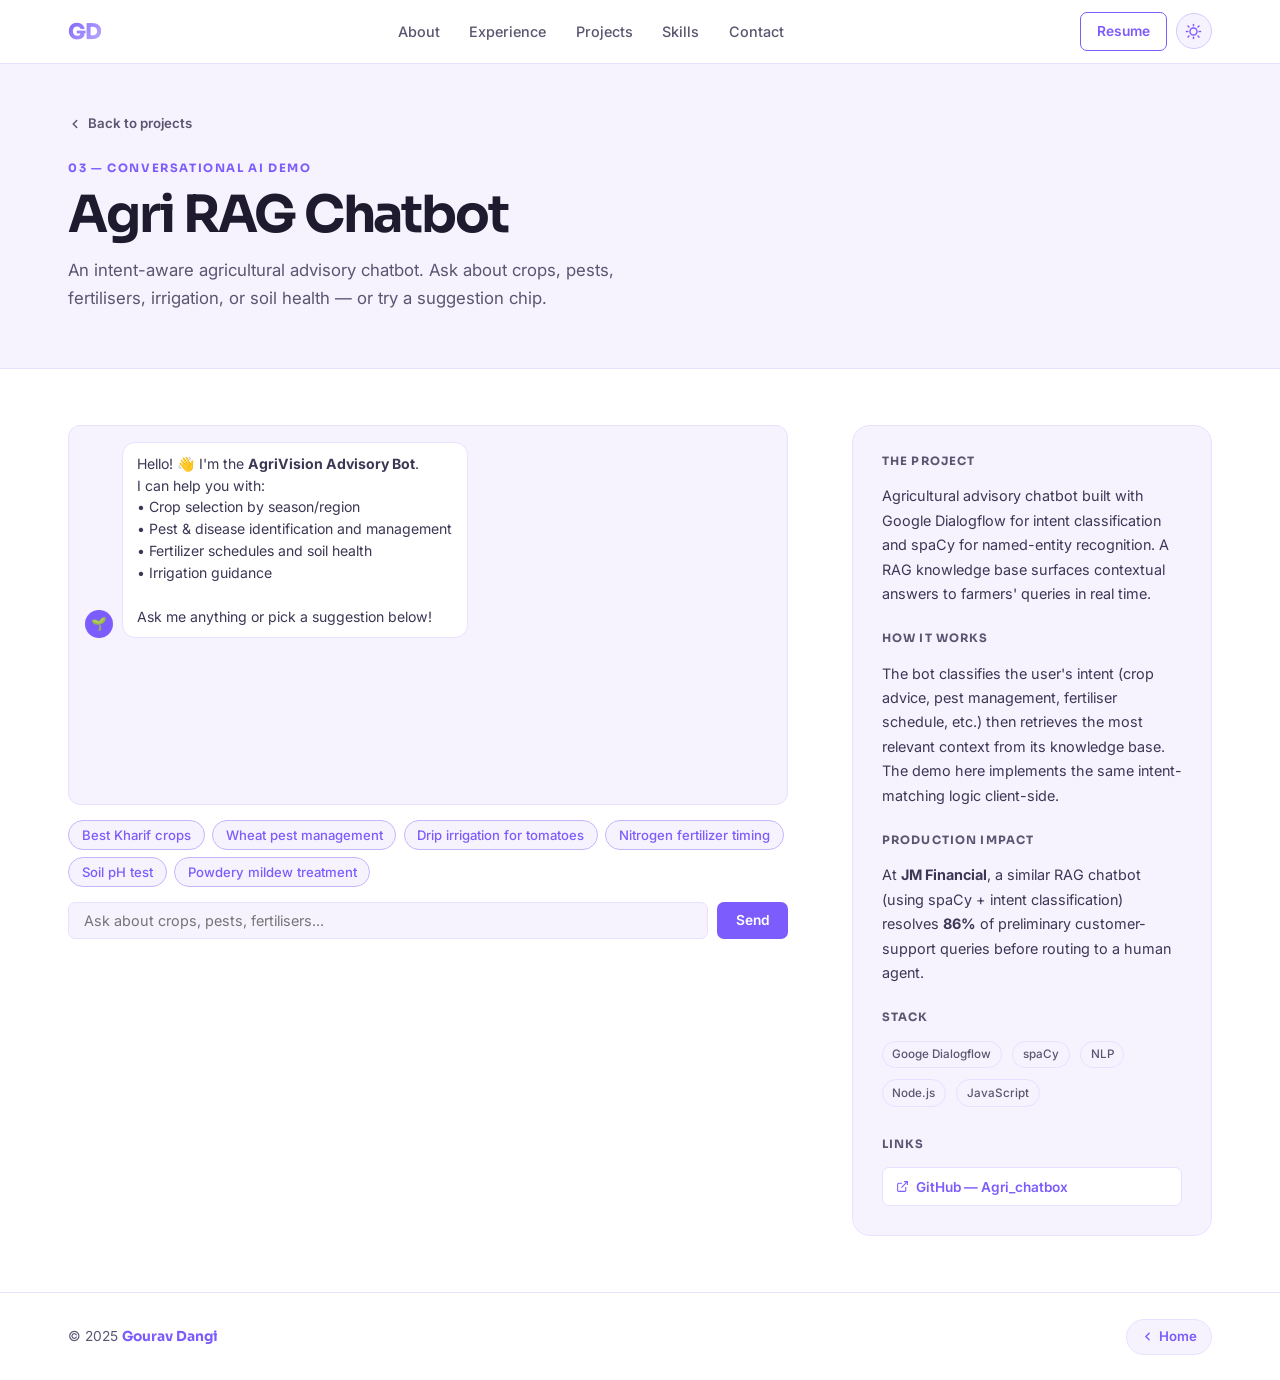
<file: projects/chatbot.html>
<!DOCTYPE html>
<html lang="en" data-theme="light">
<head>
  <meta charset="UTF-8" />
  <meta name="viewport" content="width=device-width, initial-scale=1.0" />
  <title>Agri RAG Chatbot | Gourav Dangi</title>
  <link rel="preconnect" href="https://fonts.googleapis.com" />
  <link rel="preconnect" href="https://fonts.gstatic.com" crossorigin />
  <link rel="icon" type="image/svg+xml" href="../assets/favicon.svg" />
  <link rel="stylesheet" href="../css/styles.css" />
  <script>(function(){var s=localStorage.getItem('theme')||(window.matchMedia('(prefers-color-scheme:dark)').matches?'dark':'light');document.documentElement.setAttribute('data-theme',s);})();</script>
</head>
<body>

<nav id="navbar">
  <div class="container nav-inner">
    <a href="../index.html" class="nav-logo">GD</a>
    <ul class="nav-links">
      <li><a href="../index.html#about">About</a></li>
      <li><a href="../index.html#experience">Experience</a></li>
      <li><a href="../index.html#projects">Projects</a></li>
      <li><a href="../index.html#skills">Skills</a></li>
      <li><a href="../index.html#contact">Contact</a></li>
    </ul>
    <div class="nav-actions">
      <a href="../assets/Gourav_Dangi_30_Sept_2026.pdf.pdf" download class="btn-resume desktop">Resume</a>
      <button class="theme-toggle" id="themeToggle" aria-label="Toggle colour theme">
        <svg class="icon-sun" viewBox="0 0 24 24"><circle cx="12" cy="12" r="5"/><line x1="12" y1="2" x2="12" y2="4"/><line x1="12" y1="20" x2="12" y2="22"/><line x1="4.22" y1="4.22" x2="5.64" y2="5.64"/><line x1="18.36" y1="18.36" x2="19.78" y2="19.78"/><line x1="2" y1="12" x2="4" y2="12"/><line x1="20" y1="12" x2="22" y2="12"/><line x1="4.22" y1="19.78" x2="5.64" y2="18.36"/><line x1="18.36" y1="5.64" x2="19.78" y2="4.22"/></svg>
        <svg class="icon-moon" viewBox="0 0 24 24" style="display:none"><path d="M21 12.79A9 9 0 1 1 11.21 3 7 7 0 0 0 21 12.79z"/></svg>
      </button>
      <button class="hamburger" id="hamburger" aria-label="Open menu" aria-expanded="false">
        <span></span><span></span><span></span>
      </button>
    </div>
  </div>
</nav>
<div class="nav-mobile" id="mobileNav">
  <a href="../index.html#about">About</a>
  <a href="../index.html#experience">Experience</a>
  <a href="../index.html#projects">Projects</a>
  <a href="../index.html#skills">Skills</a>
  <a href="../index.html#contact">Contact</a>
</div>

<div class="proj-page">
  <div class="proj-page-header">
    <div class="container">
      <a href="../index.html#projects" class="proj-back">
        <svg width="14" height="14" viewBox="0 0 24 24" fill="none" stroke="currentColor" stroke-width="2.5" stroke-linecap="round"><polyline points="15 18 9 12 15 6"/></svg>
        Back to projects
      </a>
      <div class="proj-page-kicker">03 &mdash; Conversational AI Demo</div>
      <h1 class="proj-page-title">Agri RAG Chatbot</h1>
      <p class="proj-page-sub">An intent-aware agricultural advisory chatbot. Ask about crops, pests, fertilisers, irrigation, or soil health — or try a suggestion chip.</p>
    </div>
  </div>

  <div class="container">
    <div class="proj-page-body">

      <!-- Demo -->
      <div class="proj-demo-area">
        <div class="chat-demo">
          <div class="chat-window" id="chatWindow"></div>
          <div class="chat-chips" id="chatChips">
            <button class="chat-chip">Best Kharif crops</button>
            <button class="chat-chip">Wheat pest management</button>
            <button class="chat-chip">Drip irrigation for tomatoes</button>
            <button class="chat-chip">Nitrogen fertilizer timing</button>
            <button class="chat-chip">Soil pH test</button>
            <button class="chat-chip">Powdery mildew treatment</button>
          </div>
          <div class="chat-input-row">
            <input type="text" id="chatInput" placeholder="Ask about crops, pests, fertilisers..." autocomplete="off" />
            <button id="chatSend">Send</button>
          </div>
        </div>
      </div>

      <!-- Info column -->
      <div class="proj-info-col">
        <div class="proj-info-section">
          <h4>The project</h4>
          <p>Agricultural advisory chatbot built with Google Dialogflow for intent classification and spaCy for named-entity recognition. A RAG knowledge base surfaces contextual answers to farmers' queries in real time.</p>
        </div>
        <div class="proj-info-section">
          <h4>How it works</h4>
          <p>The bot classifies the user's intent (crop advice, pest management, fertiliser schedule, etc.) then retrieves the most relevant context from its knowledge base. The demo here implements the same intent-matching logic client-side.</p>
        </div>
        <div class="proj-info-section">
          <h4>Production impact</h4>
          <p>At <strong>JM Financial</strong>, a similar RAG chatbot (using spaCy + intent classification) resolves <strong>86%</strong> of preliminary customer-support queries before routing to a human agent.</p>
        </div>
        <div class="proj-info-section">
          <h4>Stack</h4>
          <div class="project-tags" style="margin-top:0.4rem">
            <span class="tag">Googe Dialogflow</span>
            <span class="tag">spaCy</span>
            <span class="tag">NLP</span>
            <span class="tag">Node.js</span>
            <span class="tag">JavaScript</span>
          </div>
        </div>
        <div class="proj-info-section">
          <h4>Links</h4>
          <div class="info-links">
            <a href="https://github.com/gouravdangi/Agri_chatbox" target="_blank" rel="noopener" class="info-link">
              <svg viewBox="0 0 24 24"><path d="M18 13v6a2 2 0 0 1-2 2H5a2 2 0 0 1-2-2V8a2 2 0 0 1 2-2h6"/><polyline points="15 3 21 3 21 9"/><line x1="10" y1="14" x2="21" y2="3"/></svg>
              GitHub — Agri_chatbox
            </a>
          </div>
        </div>
      </div>

    </div>
  </div>
</div>

<footer>
  <div class="container footer-inner">
    <p class="footer-left">&copy; 2025 <strong>Gourav Dangi</strong></p>
    <a href="../index.html" class="back-top">
      <svg width="13" height="13" viewBox="0 0 24 24" fill="none" stroke="currentColor" stroke-width="2.5" stroke-linecap="round"><polyline points="15 18 9 12 15 6"/></svg>
      Home
    </a>
  </div>
</footer>

<script src="../js/site.js"></script>
<script src="../js/chatbot.js"></script>
<script>initChatbot();</script>
</body>
</html>
</file>
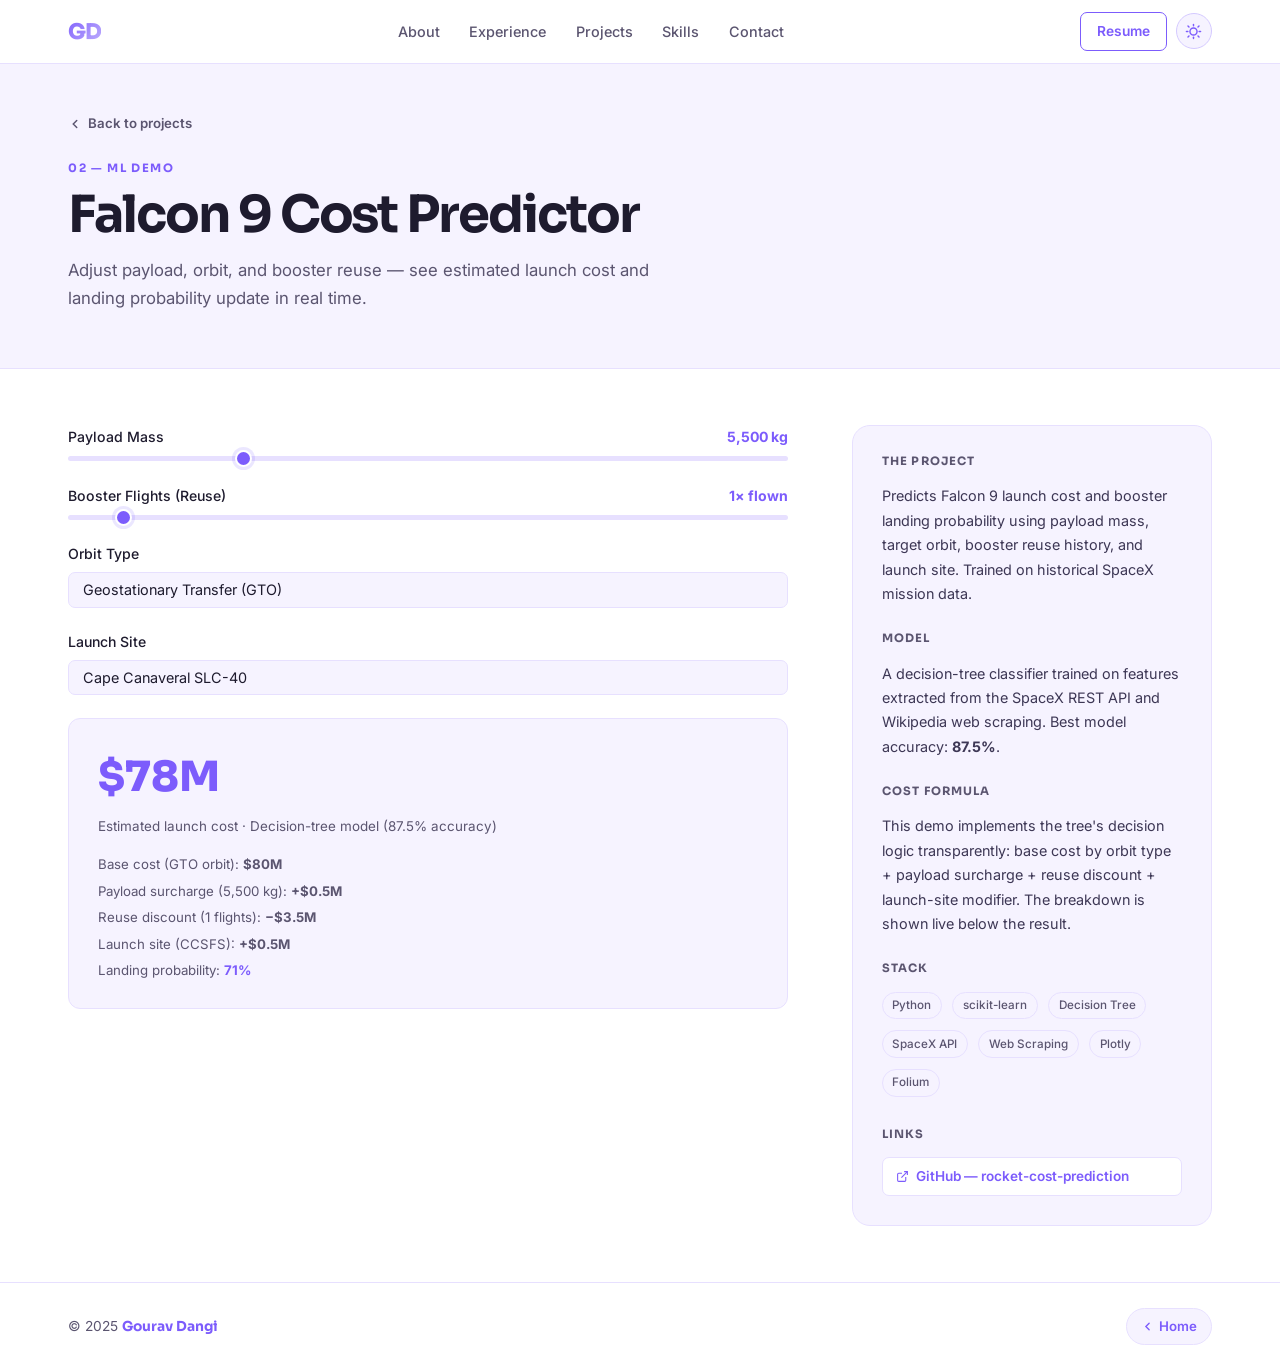
<file: projects/falcon.html>
<!DOCTYPE html>
<html lang="en" data-theme="light">
<head>
  <meta charset="UTF-8" />
  <meta name="viewport" content="width=device-width, initial-scale=1.0" />
  <title>Falcon 9 Cost Predictor | Gourav Dangi</title>
  <link rel="preconnect" href="https://fonts.googleapis.com" />
  <link rel="preconnect" href="https://fonts.gstatic.com" crossorigin />
  <link rel="icon" type="image/svg+xml" href="../assets/favicon.svg" />
  <link rel="stylesheet" href="../css/styles.css" />
  <script>(function(){var s=localStorage.getItem('theme')||(window.matchMedia('(prefers-color-scheme:dark)').matches?'dark':'light');document.documentElement.setAttribute('data-theme',s);})();</script>
</head>
<body>

<nav id="navbar">
  <div class="container nav-inner">
    <a href="../index.html" class="nav-logo">GD</a>
    <ul class="nav-links">
      <li><a href="../index.html#about">About</a></li>
      <li><a href="../index.html#experience">Experience</a></li>
      <li><a href="../index.html#projects">Projects</a></li>
      <li><a href="../index.html#skills">Skills</a></li>
      <li><a href="../index.html#contact">Contact</a></li>
    </ul>
    <div class="nav-actions">
      <a href="../assets/Gourav_Dangi_30_Sept_2026.pdf.pdf" download class="btn-resume desktop">Resume</a>
      <button class="theme-toggle" id="themeToggle" aria-label="Toggle colour theme">
        <svg class="icon-sun" viewBox="0 0 24 24"><circle cx="12" cy="12" r="5"/><line x1="12" y1="2" x2="12" y2="4"/><line x1="12" y1="20" x2="12" y2="22"/><line x1="4.22" y1="4.22" x2="5.64" y2="5.64"/><line x1="18.36" y1="18.36" x2="19.78" y2="19.78"/><line x1="2" y1="12" x2="4" y2="12"/><line x1="20" y1="12" x2="22" y2="12"/><line x1="4.22" y1="19.78" x2="5.64" y2="18.36"/><line x1="18.36" y1="5.64" x2="19.78" y2="4.22"/></svg>
        <svg class="icon-moon" viewBox="0 0 24 24" style="display:none"><path d="M21 12.79A9 9 0 1 1 11.21 3 7 7 0 0 0 21 12.79z"/></svg>
      </button>
      <button class="hamburger" id="hamburger" aria-label="Open menu" aria-expanded="false">
        <span></span><span></span><span></span>
      </button>
    </div>
  </div>
</nav>
<div class="nav-mobile" id="mobileNav">
  <a href="../index.html#about">About</a>
  <a href="../index.html#experience">Experience</a>
  <a href="../index.html#projects">Projects</a>
  <a href="../index.html#skills">Skills</a>
  <a href="../index.html#contact">Contact</a>
</div>

<div class="proj-page">
  <div class="proj-page-header">
    <div class="container">
      <a href="../index.html#projects" class="proj-back">
        <svg width="14" height="14" viewBox="0 0 24 24" fill="none" stroke="currentColor" stroke-width="2.5" stroke-linecap="round"><polyline points="15 18 9 12 15 6"/></svg>
        Back to projects
      </a>
      <div class="proj-page-kicker">02 &mdash; ML Demo</div>
      <h1 class="proj-page-title">Falcon 9 Cost Predictor</h1>
      <p class="proj-page-sub">Adjust payload, orbit, and booster reuse — see estimated launch cost and landing probability update in real time.</p>
    </div>
  </div>

  <div class="container">
    <div class="proj-page-body">

      <!-- Demo -->
      <div class="proj-demo-area">
        <div class="falcon-demo">
          <div class="slider-row">
            <label class="slider-label" for="payloadSlider">Payload Mass <span id="payloadVal">5,500 kg</span></label>
            <input type="range" id="payloadSlider" min="100" max="22800" value="5500" step="100" />
          </div>
          <div class="slider-row">
            <label class="slider-label" for="reuseSlider">Booster Flights (Reuse) <span id="reuseVal">1</span></label>
            <input type="range" id="reuseSlider" min="0" max="15" value="1" step="1" />
          </div>
          <div class="select-row">
            <label class="slider-label" for="orbitSelect" style="margin-bottom:0.4rem">Orbit Type</label>
            <select id="orbitSelect">
              <option value="LEO">Low Earth Orbit (LEO)</option>
              <option value="ISS">ISS resupply</option>
              <option value="MEO">Medium Earth Orbit (MEO)</option>
              <option value="GTO" selected>Geostationary Transfer (GTO)</option>
              <option value="VLEO">Very Low Earth Orbit (VLEO)</option>
              <option value="SSO">Sun-Synchronous (SSO)</option>
              <option value="HEO">Highly Elliptical (HEO)</option>
            </select>
          </div>
          <div class="select-row">
            <label class="slider-label" for="launchSiteSelect" style="margin-bottom:0.4rem">Launch Site</label>
            <select id="launchSiteSelect">
              <option value="KSC">Kennedy Space Center LC-39A</option>
              <option value="VAFB">Vandenberg SFB SLC-4E</option>
              <option value="CCSFS" selected>Cape Canaveral SLC-40</option>
            </select>
          </div>
          <div class="falcon-result">
            <div class="falcon-cost-val" id="falconCost">$67M</div>
            <div class="falcon-cost-sub">Estimated launch cost &middot; Decision-tree model (87.5% accuracy)</div>
            <div class="falcon-breakdown" id="falconBreakdown"></div>
          </div>
        </div>
      </div>

      <!-- Info column -->
      <div class="proj-info-col">
        <div class="proj-info-section">
          <h4>The project</h4>
          <p>Predicts Falcon 9 launch cost and booster landing probability using payload mass, target orbit, booster reuse history, and launch site. Trained on historical SpaceX mission data.</p>
        </div>
        <div class="proj-info-section">
          <h4>Model</h4>
          <p>A decision-tree classifier trained on features extracted from the SpaceX REST API and Wikipedia web scraping. Best model accuracy: <strong>87.5%</strong>.</p>
        </div>
        <div class="proj-info-section">
          <h4>Cost formula</h4>
          <p>This demo implements the tree's decision logic transparently: base cost by orbit type + payload surcharge + reuse discount + launch-site modifier. The breakdown is shown live below the result.</p>
        </div>
        <div class="proj-info-section">
          <h4>Stack</h4>
          <div class="project-tags" style="margin-top:0.4rem">
            <span class="tag">Python</span>
            <span class="tag">scikit-learn</span>
            <span class="tag">Decision Tree</span>
            <span class="tag">SpaceX API</span>
            <span class="tag">Web Scraping</span>
            <span class="tag">Plotly</span>
            <span class="tag">Folium</span>
          </div>
        </div>
        <div class="proj-info-section">
          <h4>Links</h4>
          <div class="info-links">
            <a href="https://github.com/gouravdangi/rocket-cost-prediction" target="_blank" rel="noopener" class="info-link">
              <svg viewBox="0 0 24 24"><path d="M18 13v6a2 2 0 0 1-2 2H5a2 2 0 0 1-2-2V8a2 2 0 0 1 2-2h6"/><polyline points="15 3 21 3 21 9"/><line x1="10" y1="14" x2="21" y2="3"/></svg>
              GitHub — rocket-cost-prediction
            </a>
          </div>
        </div>
      </div>

    </div>
  </div>
</div>

<footer>
  <div class="container footer-inner">
    <p class="footer-left">&copy; 2025 <strong>Gourav Dangi</strong></p>
    <a href="../index.html" class="back-top">
      <svg width="13" height="13" viewBox="0 0 24 24" fill="none" stroke="currentColor" stroke-width="2.5" stroke-linecap="round"><polyline points="15 18 9 12 15 6"/></svg>
      Home
    </a>
  </div>
</footer>

<script src="../js/site.js"></script>
<script src="../js/falcon.js"></script>
<script>initFalcon();</script>
</body>
</html>
</file>
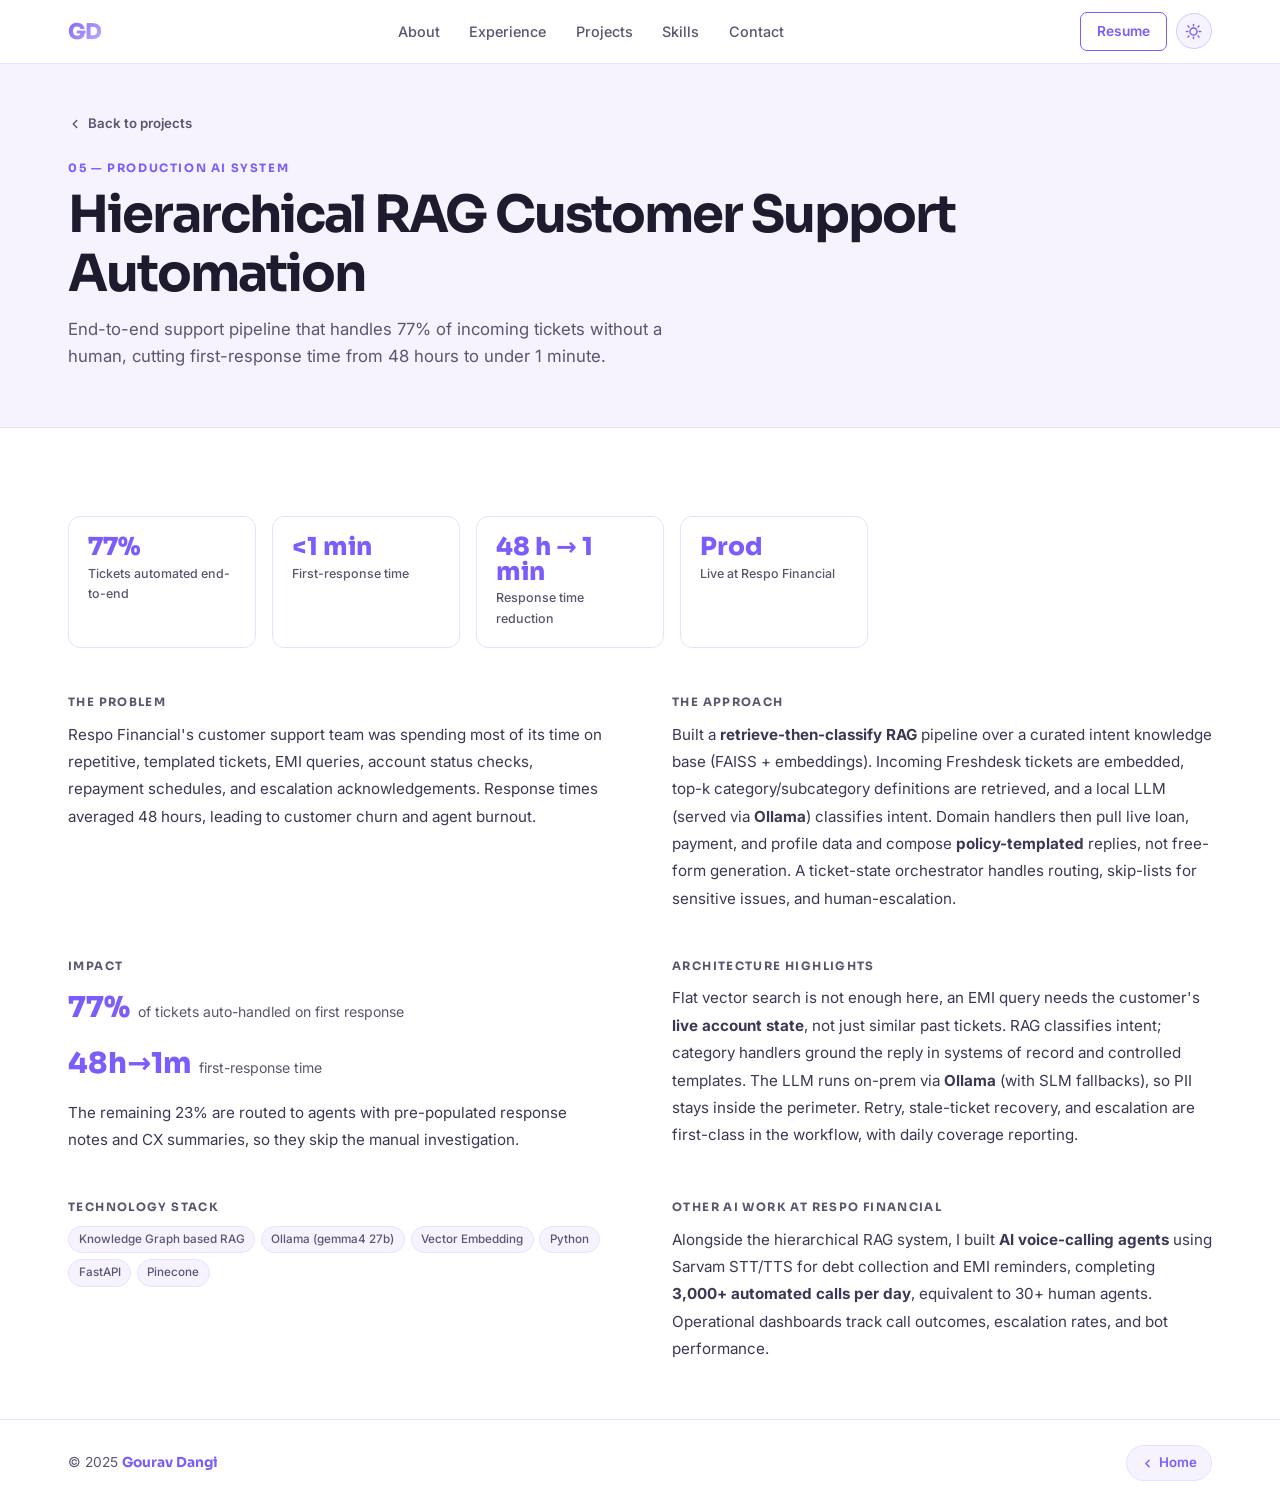
<file: projects/graphrag.html>
<!DOCTYPE html>
<html lang="en" data-theme="light">
<head>
  <meta charset="UTF-8" />
  <meta name="viewport" content="width=device-width, initial-scale=1.0" />
  <title>Hierarchical RAG Customer Support | Gourav Dangi</title>
  <link rel="preconnect" href="https://fonts.googleapis.com" />
  <link rel="preconnect" href="https://fonts.gstatic.com" crossorigin />
  <link rel="icon" type="image/svg+xml" href="../assets/favicon.svg" />
  <link rel="stylesheet" href="../css/styles.css" />
  <script>(function(){var s=localStorage.getItem('theme')||(window.matchMedia('(prefers-color-scheme:dark)').matches?'dark':'light');document.documentElement.setAttribute('data-theme',s);})();</script>
</head>
<body>

<nav id="navbar">
  <div class="container nav-inner">
    <a href="../index.html" class="nav-logo">GD</a>
    <ul class="nav-links">
      <li><a href="../index.html#about">About</a></li>
      <li><a href="../index.html#experience">Experience</a></li>
      <li><a href="../index.html#projects">Projects</a></li>
      <li><a href="../index.html#skills">Skills</a></li>
      <li><a href="../index.html#contact">Contact</a></li>
    </ul>
    <div class="nav-actions">
      <a href="../assets/Gourav_Dangi_30_Sept_2026.pdf.pdf" download class="btn-resume desktop">Resume</a>
      <button class="theme-toggle" id="themeToggle" aria-label="Toggle colour theme">
        <svg class="icon-sun" viewBox="0 0 24 24"><circle cx="12" cy="12" r="5"/><line x1="12" y1="2" x2="12" y2="4"/><line x1="12" y1="20" x2="12" y2="22"/><line x1="4.22" y1="4.22" x2="5.64" y2="5.64"/><line x1="18.36" y1="18.36" x2="19.78" y2="19.78"/><line x1="2" y1="12" x2="4" y2="12"/><line x1="20" y1="12" x2="22" y2="12"/><line x1="4.22" y1="19.78" x2="5.64" y2="18.36"/><line x1="18.36" y1="5.64" x2="19.78" y2="4.22"/></svg>
        <svg class="icon-moon" viewBox="0 0 24 24" style="display:none"><path d="M21 12.79A9 9 0 1 1 11.21 3 7 7 0 0 0 21 12.79z"/></svg>
      </button>
      <button class="hamburger" id="hamburger" aria-label="Open menu" aria-expanded="false">
        <span></span><span></span><span></span>
      </button>
    </div>
  </div>
</nav>
<div class="nav-mobile" id="mobileNav">
  <a href="../index.html#about">About</a>
  <a href="../index.html#experience">Experience</a>
  <a href="../index.html#projects">Projects</a>
  <a href="../index.html#skills">Skills</a>
  <a href="../index.html#contact">Contact</a>
</div>

<div class="proj-page">
  <div class="proj-page-header">
    <div class="container">
      <a href="../index.html#projects" class="proj-back">
        <svg width="14" height="14" viewBox="0 0 24 24" fill="none" stroke="currentColor" stroke-width="2.5" stroke-linecap="round"><polyline points="15 18 9 12 15 6"/></svg>
        Back to projects
      </a>
      <div class="proj-page-kicker">05 &mdash; Production AI System</div>
      <h1 class="proj-page-title">Hierarchical RAG Customer Support Automation</h1>
      <p class="proj-page-sub">End-to-end support pipeline that handles 77% of incoming tickets without a human, cutting first-response time from 48 hours to under 1 minute.</p>
    </div>
  </div>

  <div class="container" style="padding-block: 3.5rem">

    <!-- Impact stats row -->
    <div class="stats-strip" style="max-width:800px;margin-bottom:3rem">
      <div class="stat-card">
        <div class="stat-value">77%</div>
        <div class="stat-label">Tickets automated end-to-end</div>
      </div>
      <div class="stat-card">
        <div class="stat-value">&lt;1 min</div>
        <div class="stat-label">First-response time</div>
      </div>
      <div class="stat-card">
        <div class="stat-value">48 h → 1 min</div>
        <div class="stat-label">Response time reduction</div>
      </div>
      <div class="stat-card">
        <div class="stat-value">Prod</div>
        <div class="stat-label">Live at Respo Financial</div>
      </div>
    </div>
    <div class="detail-grid">
      <div class="detail-block">
        <h4>The problem</h4>
        <p>Respo Financial's customer support team was spending most of its time on repetitive, templated tickets, EMI queries, account status checks, repayment schedules, and escalation acknowledgements. Response times averaged 48 hours, leading to customer churn and agent burnout.</p>
      </div>

      <div class="detail-block">
        <h4>The approach</h4>
        <p>Built a <strong>retrieve-then-classify RAG</strong> pipeline over a curated intent knowledge base (FAISS + embeddings). Incoming Freshdesk tickets are embedded, top-k category/subcategory definitions are retrieved, and a local LLM (served via <strong>Ollama</strong>) classifies intent. Domain handlers then pull live loan, payment, and profile data and compose <strong>policy-templated</strong> replies, not free-form generation. A ticket-state orchestrator handles routing, skip-lists for sensitive issues, and human-escalation.</p>
      </div>

      <div class="detail-block">
        <h4>Impact</h4>
        <div class="impact-stat"><span class="impact-num">77%</span><span class="impact-label">of tickets auto-handled on first response</span></div>
        <div class="impact-stat"><span class="impact-num">48h→1m</span><span class="impact-label">first-response time</span></div>
        <p style="margin-top:0.7rem">The remaining 23% are routed to agents with pre-populated response notes and CX summaries, so they skip the manual investigation.</p>
      </div>

      <div class="detail-block">
        <h4>Architecture highlights</h4>
        <p>Flat vector search is not enough here, an EMI query needs the customer's <strong>live account state</strong>, not just similar past tickets. RAG classifies intent; category handlers ground the reply in systems of record and controlled templates. The LLM runs on-prem via <strong>Ollama</strong> (with SLM fallbacks), so PII stays inside the perimeter. Retry, stale-ticket recovery, and escalation are first-class in the workflow, with daily coverage reporting.</p>
      </div>
      <div class="detail-block">
        <h4>Technology stack</h4>
        <div class="project-tags" style="margin-top:0.4rem">
          <span class="tag">Knowledge Graph based RAG</span>
          <span class="tag">Ollama (gemma4 27b)</span>
          <span class="tag">Vector Embedding</span>
          <span class="tag">Python</span>
          <span class="tag">FastAPI</span>
          <span class="tag">Pinecone</span>
        </div>
      </div>

      <div class="detail-block">
        <h4>Other AI work at Respo Financial</h4>
        <p>Alongside the hierarchical RAG system, I built <strong>AI voice-calling agents</strong> using Sarvam STT/TTS for debt collection and EMI reminders, completing <strong>3,000+ automated calls per day</strong>, equivalent to 30+ human agents. Operational dashboards track call outcomes, escalation rates, and bot performance.</p>
      </div>
    </div>
  </div>
</div>

<footer>
  <div class="container footer-inner">
    <p class="footer-left">&copy; 2025 <strong>Gourav Dangi</strong></p>
    <a href="../index.html" class="back-top">
      <svg width="13" height="13" viewBox="0 0 24 24" fill="none" stroke="currentColor" stroke-width="2.5" stroke-linecap="round"><polyline points="15 18 9 12 15 6"/></svg>
      Home
    </a>
  </div>
</footer>

<script src="../js/site.js"></script>
</body>
</html>
</file>
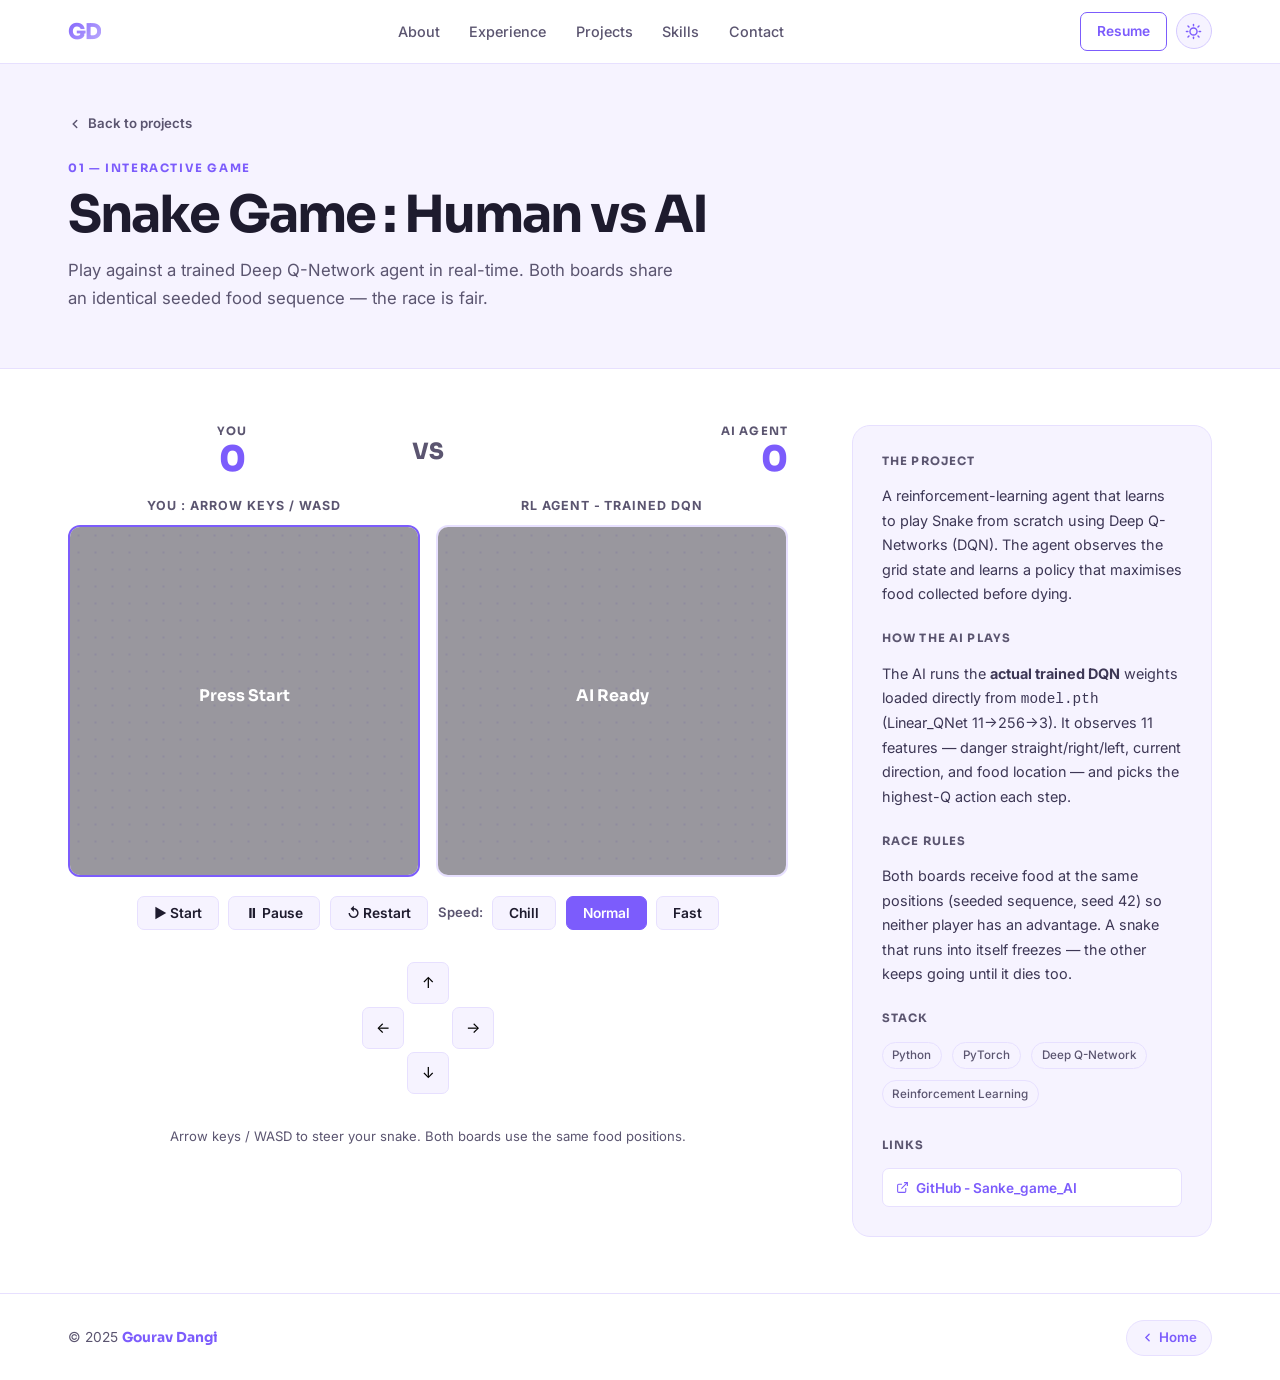
<file: projects/snake.html>
<!DOCTYPE html>
<html lang="en" data-theme="light">
<head>
  <meta charset="UTF-8" />
  <meta name="viewport" content="width=device-width, initial-scale=1.0" />
  <title>Snake Game : Human vs AI | Gourav Dangi</title>
  <link rel="preconnect" href="https://fonts.googleapis.com" />
  <link rel="preconnect" href="https://fonts.gstatic.com" crossorigin />
  <link rel="icon" type="image/svg+xml" href="../assets/favicon.svg" />
  <link rel="stylesheet" href="../css/styles.css" />
  <script>(function(){var s=localStorage.getItem('theme')||(window.matchMedia('(prefers-color-scheme:dark)').matches?'dark':'light');document.documentElement.setAttribute('data-theme',s);})();</script>
</head>
<body>

<nav id="navbar">
  <div class="container nav-inner">
    <a href="../index.html" class="nav-logo">GD</a>
    <ul class="nav-links">
      <li><a href="../index.html#about">About</a></li>
      <li><a href="../index.html#experience">Experience</a></li>
      <li><a href="../index.html#projects">Projects</a></li>
      <li><a href="../index.html#skills">Skills</a></li>
      <li><a href="../index.html#contact">Contact</a></li>
    </ul>
    <div class="nav-actions">
      <a href="../assets/Gourav_Dangi_30_Sept_2026.pdf.pdf" download class="btn-resume desktop">Resume</a>
      <button class="theme-toggle" id="themeToggle" aria-label="Toggle colour theme">
        <svg class="icon-sun" viewBox="0 0 24 24"><circle cx="12" cy="12" r="5"/><line x1="12" y1="2" x2="12" y2="4"/><line x1="12" y1="20" x2="12" y2="22"/><line x1="4.22" y1="4.22" x2="5.64" y2="5.64"/><line x1="18.36" y1="18.36" x2="19.78" y2="19.78"/><line x1="2" y1="12" x2="4" y2="12"/><line x1="20" y1="12" x2="22" y2="12"/><line x1="4.22" y1="19.78" x2="5.64" y2="18.36"/><line x1="18.36" y1="5.64" x2="19.78" y2="4.22"/></svg>
        <svg class="icon-moon" viewBox="0 0 24 24" style="display:none"><path d="M21 12.79A9 9 0 1 1 11.21 3 7 7 0 0 0 21 12.79z"/></svg>
      </button>
      <button class="hamburger" id="hamburger" aria-label="Open menu" aria-expanded="false">
        <span></span><span></span><span></span>
      </button>
    </div>
  </div>
</nav>
<div class="nav-mobile" id="mobileNav">
  <a href="../index.html#about">About</a>
  <a href="../index.html#experience">Experience</a>
  <a href="../index.html#projects">Projects</a>
  <a href="../index.html#skills">Skills</a>
  <a href="../index.html#contact">Contact</a>
</div>

<div class="proj-page">
  <div class="proj-page-header">
    <div class="container">
      <a href="../index.html#projects" class="proj-back">
        <svg width="14" height="14" viewBox="0 0 24 24" fill="none" stroke="currentColor" stroke-width="2.5" stroke-linecap="round"><polyline points="15 18 9 12 15 6"/></svg>
        Back to projects
      </a>
      <div class="proj-page-kicker">01 &mdash; Interactive Game</div>
      <h1 class="proj-page-title">Snake Game : Human vs AI</h1>
      <p class="proj-page-sub">Play against a trained Deep Q-Network agent in real-time. Both boards share an identical seeded food sequence — the race is fair.</p>
    </div>
  </div>

  <div class="container">
    <div class="proj-page-body">

      <!-- Demo -->
      <div class="proj-demo-area">
        <div class="snake-race">
          <!-- Scoreboard -->
          <div class="snake-scoreboard">
            <div class="snake-player-score">
              <h4>You</h4>
              <div class="snake-score-val" id="humanScore">0</div>
            </div>
            <div class="vs-divider">VS</div>
            <div class="snake-player-score" style="text-align:right">
              <h4>AI Agent</h4>
              <div class="snake-score-val" id="aiScore">0</div>
            </div>
          </div>

          <!-- Boards -->
          <div class="snake-boards">
            <div class="snake-board-wrap">
              <div class="snake-board-label">You : Arrow keys / WASD</div>
              <canvas id="humanCanvas" class="snake-canvas active-board" width="360" height="360"></canvas>
            </div>
            <div class="snake-board-wrap">
              <div class="snake-board-label">RL Agent - Trained DQN</div>
              <canvas id="aiCanvas" class="snake-canvas" width="360" height="360"></canvas>
            </div>
          </div>

          <!-- Result -->
          <div class="snake-result" id="snakeResult">
            <div class="result-text">—</div>
            <p style="font-size:0.88rem;color:var(--muted);margin-top:0.3rem">Press Restart to play again</p>
          </div>

          <!-- Controls row -->
          <div class="snake-controls-row">
            <button id="snakeStart">▶ Start</button>
            <button id="snakePause">⏸ Pause</button>
            <button id="snakeRestart">↺ Restart</button>
            <span class="speed-label">Speed:</span>
            <button class="speed-btn" data-speed="chill">Chill</button>
            <button class="speed-btn active" data-speed="normal">Normal</button>
            <button class="speed-btn" data-speed="fast">Fast</button>
          </div>

          <!-- D-pad (mobile) -->
          <div class="dpad" aria-label="D-pad controls" style="margin-top:0.8rem">
            <button id="dUp" class="dpad-up">↑</button>
            <button id="dLeft" class="dpad-left">←</button>
            <div></div>
            <button id="dRight" class="dpad-right">→</button>
            <button id="dDown" class="dpad-down">↓</button>
          </div>

          <p style="font-size:0.82rem;color:var(--muted);margin-top:0.8rem;text-align:center">
            Arrow keys / WASD to steer your snake. Both boards use the same food positions.
          </p>
        </div>
      </div>

      <!-- Info column -->
      <div class="proj-info-col">
        <div class="proj-info-section">
          <h4>The project</h4>
          <p>A reinforcement-learning agent that learns to play Snake from scratch using Deep Q-Networks (DQN). The agent observes the grid state and learns a policy that maximises food collected before dying.</p>
        </div>
        <div class="proj-info-section">
          <h4>How the AI plays</h4>
          <p>The AI runs the <strong>actual trained DQN</strong> weights loaded directly from <code>model.pth</code> (Linear_QNet 11→256→3). It observes 11 features — danger straight/right/left, current direction, and food location — and picks the highest-Q action each step.</p>
        </div>
        <div class="proj-info-section">
          <h4>Race rules</h4>
          <p>Both boards receive food at the same positions (seeded sequence, seed&nbsp;42) so neither player has an advantage. A snake that runs into itself freezes — the other keeps going until it dies too.</p>
        </div>
        <div class="proj-info-section">
          <h4>Stack</h4>
          <div class="project-tags" style="margin-top:0.4rem">
            <span class="tag">Python</span>
            <span class="tag">PyTorch</span>
            <span class="tag">Deep Q-Network</span>
            <span class="tag">Reinforcement Learning</span>
          </div>
        </div>
        <div class="proj-info-section">
          <h4>Links</h4>
          <div class="info-links">
            <a href="https://github.com/gouravdangi/Sanke_game_AI" target="_blank" rel="noopener" class="info-link">
              <svg viewBox="0 0 24 24"><path d="M18 13v6a2 2 0 0 1-2 2H5a2 2 0 0 1-2-2V8a2 2 0 0 1 2-2h6"/><polyline points="15 3 21 3 21 9"/><line x1="10" y1="14" x2="21" y2="3"/></svg>
              GitHub - Sanke_game_AI
            </a>
          </div>
        </div>
      </div>

    </div>
  </div>
</div>

<footer>
  <div class="container footer-inner">
    <p class="footer-left">&copy; 2025 <strong>Gourav Dangi</strong></p>
    <a href="../index.html" class="back-top">
      <svg width="13" height="13" viewBox="0 0 24 24" fill="none" stroke="currentColor" stroke-width="2.5" stroke-linecap="round"><polyline points="15 18 9 12 15 6"/></svg>
      Home
    </a>
  </div>
</footer>

<script src="../js/site.js"></script>
<script src="../js/snake_weights.js"></script>
<script src="../js/snake.js"></script>
<script>initSnake();</script>
</body>
</html>
</file>
<file: css/styles.css>
/* ── Google Fonts ─────────────────────────────────────────────── */
@import url('https://fonts.googleapis.com/css2?family=Sora:wght@400;500;600;700;800&family=Inter:wght@300;400;500;600&display=swap');

/* ── Design Tokens ────────────────────────────────────────────── */
:root {
  --bg:           #FFFFFF;
  --surface:      #F6F3FF;
  --surface-2:    #EDE8FF;
  --accent:       #7C5CFC;
  --accent-soft:  #C4B5FD;
  --accent-glow:  rgba(124,92,252,0.15);
  --text:         #1E1B2E;
  --text-2:       #3D3755;
  --muted:        #5B5570;
  --border:       #E7E0FF;
  --border-2:     #D4C9FF;
  --radius:       12px;
  --radius-sm:    7px;
  --radius-lg:    18px;
  --shadow:       0 2px 16px rgba(124,92,252,0.09);
  --shadow-lg:    0 6px 32px rgba(124,92,252,0.14);
  --nav-h:        64px;
  --font-sans:    'Inter', system-ui, sans-serif;
  --font-display: 'Sora', system-ui, sans-serif;
  --transition:   0.2s ease;
}
[data-theme="dark"] {
  --bg:           #111019;
  --surface:      #1C1829;
  --surface-2:    #251F38;
  --accent:       #C4B5FD;
  --accent-soft:  #7C5CFC;
  --accent-glow:  rgba(196,181,253,0.13);
  --text:         #F2F0FF;
  --text-2:       #CFC8F0;
  --muted:        #9E96BF;
  --border:       #2A2440;
  --border-2:     #352D55;
  --shadow:       0 2px 16px rgba(0,0,0,0.45);
  --shadow-lg:    0 6px 32px rgba(0,0,0,0.6);
}

/* ── Reset ────────────────────────────────────────────────────── */
*,*::before,*::after { box-sizing: border-box; margin: 0; padding: 0; }
html {
  scroll-behavior: smooth;
  scroll-padding-top: var(--nav-h);
  font-size: 16px;
  -webkit-text-size-adjust: 100%;
}
@media (prefers-reduced-motion: reduce) {
  html { scroll-behavior: auto; }
  *,*::before,*::after { animation-duration:.01ms!important; transition-duration:.01ms!important; }
}
body {
  font-family: var(--font-sans);
  background: var(--bg);
  color: var(--text);
  line-height: 1.65;
  transition: background var(--transition), color var(--transition);
  overflow-x: hidden;
  animation: bodyFade 0.3s ease both;
}
@keyframes bodyFade { from { opacity:0 } to { opacity:1 } }
img,svg { display:block; max-width:100%; }
a { color: var(--accent); text-decoration: none; transition: opacity var(--transition); }
a:hover { opacity: 0.8; }
a:focus-visible { outline: 2px solid var(--accent); outline-offset: 3px; border-radius: 3px; }
button { cursor: pointer; font-family: var(--font-sans); }
ul { list-style: none; }

/* ── Typography ──────────────────────────────────────────────── */
h1,h2,h3,h4 { font-family: var(--font-display); font-weight: 700; line-height: 1.15; color: var(--text); }
h1 { font-size: clamp(2.6rem,5.5vw,4.2rem); letter-spacing: -0.04em; }
h2 { font-size: clamp(1.9rem,3.5vw,2.8rem); letter-spacing: -0.025em; }
h3 { font-size: 1.2rem; }
p  { color: var(--text-2); }

/* ── Layout ──────────────────────────────────────────────────── */
.container {
  max-width: 1240px;
  margin-inline: auto;
  padding-inline: clamp(1.4rem,4vw,3rem);
}
.container--wide {
  max-width: 1360px;
  margin-inline: auto;
  padding-inline: clamp(1.4rem,4vw,3rem);
}
section { padding-block: clamp(4rem,8vw,7rem); }

/* ── Scroll Reveal — removed; all content visible immediately ── */

/* ── Section kicker / editorial heading ──────────────────────── */
.sec-kicker {
  display: inline-block;
  font-size: 0.72rem;
  font-weight: 700;
  letter-spacing: 0.14em;
  text-transform: uppercase;
  color: var(--accent);
  font-family: var(--font-display);
  margin-bottom: 0.6rem;
}
.sec-title {
  font-family: var(--font-display);
  font-size: clamp(1.75rem,3vw,2.5rem);
  font-weight: 800;
  color: var(--text);
  letter-spacing: -0.025em;
  line-height: 1.15;
}
.sec-sub {
  font-size: 1rem;
  color: var(--muted);
  margin-top: 0.5rem;
  max-width: 520px;
}

/* ── Navbar ──────────────────────────────────────────────────── */
#navbar {
  position: fixed; top:0; left:0; right:0;
  height: var(--nav-h);
  display: flex; align-items: center;
  background: rgba(255,255,255,0.86);
  backdrop-filter: blur(16px);
  -webkit-backdrop-filter: blur(16px);
  border-bottom: 1px solid var(--border);
  z-index: 100;
  transition: background var(--transition), box-shadow var(--transition), border-color var(--transition);
}
[data-theme="dark"] #navbar { background: rgba(17,16,25,0.88); }
#navbar.scrolled { box-shadow: var(--shadow); }

.nav-inner {
  display: flex; align-items: center; justify-content: space-between; width: 100%;
}
.nav-logo {
  font-family: var(--font-display); font-weight: 800; font-size: 1.35rem;
  letter-spacing: -0.04em;
  background: linear-gradient(135deg, var(--accent), var(--accent-soft));
  -webkit-background-clip: text; -webkit-text-fill-color: transparent; background-clip: text;
}
.nav-links { display: flex; align-items: center; gap: 0.15rem; }
.nav-links a {
  font-size: 0.9rem; font-weight: 500; color: var(--muted);
  padding: 0.45rem 0.85rem; border-radius: var(--radius-sm);
  transition: color var(--transition), background var(--transition);
}
.nav-links a:hover, .nav-links a.active {
  color: var(--accent); background: var(--surface); opacity: 1;
}
.nav-actions { display: flex; align-items: center; gap: 0.55rem; }

.btn-resume {
  font-size: 0.86rem; font-weight: 600;
  padding: 0.42rem 1rem;
  border-radius: var(--radius-sm);
  border: 1.5px solid var(--accent);
  color: var(--accent); background: transparent;
  transition: background var(--transition), color var(--transition);
}
.btn-resume:hover { background: var(--accent); color: #fff; }

.theme-toggle {
  width: 36px; height: 36px; border-radius: 50%;
  border: 1.5px solid var(--border-2);
  background: var(--surface);
  display: flex; align-items: center; justify-content: center;
  transition: background var(--transition);
  flex-shrink: 0;
}
.theme-toggle:hover { background: var(--surface-2); }
.theme-toggle svg { width: 17px; height: 17px; stroke: var(--accent); fill: none; stroke-width: 2; stroke-linecap: round; }

.hamburger {
  display: none; width: 36px; height: 36px;
  border-radius: var(--radius-sm); border: 1.5px solid var(--border);
  background: var(--surface);
  flex-direction: column; align-items: center; justify-content: center; gap: 5px;
}
.hamburger span { display:block; width:17px; height:2px; background:var(--text); border-radius:2px; transition: transform var(--transition), opacity var(--transition); }
.hamburger.open span:nth-child(1) { transform: translateY(7px) rotate(45deg); }
.hamburger.open span:nth-child(2) { opacity:0; }
.hamburger.open span:nth-child(3) { transform: translateY(-7px) rotate(-45deg); }

.nav-mobile {
  display: none; flex-direction: column;
  background: var(--bg); border-bottom: 1px solid var(--border);
  padding: 1rem 1.4rem 1.4rem; gap: 0.15rem;
  position: fixed; top: var(--nav-h); left:0; right:0;
  z-index: 99; box-shadow: var(--shadow);
}
.nav-mobile.open { display: flex; }
.nav-mobile a {
  font-size: 0.97rem; font-weight: 500; color: var(--text);
  padding: 0.6rem 0.8rem; border-radius: var(--radius-sm);
  transition: background var(--transition), color var(--transition);
}
.nav-mobile a:hover { background: var(--surface); color: var(--accent); opacity:1; }

/* ── Hero ────────────────────────────────────────────────────── */
#hero {
  min-height: 100svh;
  display: flex; align-items: center;
  padding-top: var(--nav-h);
  position: relative; overflow: hidden;
}
.hero-blob {
  position:absolute; border-radius:50%;
  filter: blur(90px); pointer-events:none;
  animation: blobFloat 10s ease-in-out infinite alternate;
}
.blob-1 { width:460px; height:460px; background:var(--accent); opacity:0.18; top:-100px; right:-80px; }
.blob-2 { width:340px; height:340px; background:var(--accent-soft); opacity:0.14; bottom:-60px; left:-60px; animation-delay:-5s; }
[data-theme="dark"] .blob-1 { opacity:0.12; }
[data-theme="dark"] .blob-2 { opacity:0.10; }
@keyframes blobFloat { from { transform:translate(0,0) scale(1); } to { transform:translate(18px,16px) scale(1.06); } }

.hero-grid {
  position: relative; z-index: 1;
  display: grid;
  grid-template-columns: 1fr 420px;
  gap: 4rem;
  align-items: center;
  width: 100%;
}
.hero-eyebrow {
  display: inline-flex; align-items: center; gap: 0.5rem;
  font-size: 0.84rem; font-weight: 600; letter-spacing: 0.07em; text-transform: uppercase;
  color: var(--accent); background: var(--surface);
  border: 1px solid var(--border);
  padding: 0.3rem 0.85rem; border-radius: 100px;
  margin-bottom: 1.4rem;
}
.hero-eyebrow::before {
  content:''; width:7px; height:7px; border-radius:50%;
  background:var(--accent); animation: pulse 2s ease-in-out infinite;
}
@keyframes pulse { 0%,100%{opacity:1;transform:scale(1)} 50%{opacity:0.35;transform:scale(0.7)} }
.hero-name { margin-bottom: 0.4rem; }
.hero-role {
  font-family: var(--font-display); font-size: clamp(1.05rem,2.2vw,1.35rem);
  font-weight: 600; color: var(--accent); margin-bottom: 1rem;
}
.hero-tagline {
  font-size: 1.05rem; color: var(--muted); line-height: 1.75;
  max-width: 540px; margin-bottom: 2rem;
}
.hero-btns { display: flex; flex-wrap: wrap; gap: 0.85rem; margin-bottom: 2.2rem; }

.btn-primary {
  display: inline-flex; align-items: center; gap: 0.5rem;
  padding: 0.72rem 1.5rem;
  background: linear-gradient(135deg, var(--accent), #9B72FC);
  color: #fff; border: none; border-radius: var(--radius);
  font-size: 0.94rem; font-weight: 600; font-family: var(--font-sans);
  box-shadow: 0 4px 16px var(--accent-glow);
  transition: opacity var(--transition), transform var(--transition), box-shadow var(--transition);
  text-decoration: none;
}
.btn-primary:hover { opacity:0.88; transform:translateY(-2px); box-shadow:var(--shadow-lg); color:#fff; }

.btn-secondary {
  display: inline-flex; align-items: center; gap: 0.5rem;
  padding: 0.72rem 1.5rem;
  background: var(--surface); color: var(--text);
  border: 1.5px solid var(--border-2); border-radius: var(--radius);
  font-size: 0.94rem; font-weight: 600; font-family: var(--font-sans);
  transition: background var(--transition), border-color var(--transition), transform var(--transition);
  text-decoration: none;
}
.btn-secondary:hover { background:var(--surface-2); border-color:var(--accent); transform:translateY(-2px); color:var(--text); opacity:1; }

.hero-socials { display: flex; flex-wrap: wrap; gap: 0.6rem; }
.social-link {
  display: inline-flex; align-items: center; gap: 0.4rem;
  padding: 0.4rem 0.9rem; border-radius: 100px;
  border: 1px solid var(--border); background: var(--surface);
  font-size: 0.83rem; font-weight: 500; color: var(--text-2);
  transition: border-color var(--transition), color var(--transition), background var(--transition), transform var(--transition);
}
.social-link svg { width:15px; height:15px; flex-shrink:0; }
.social-link:hover { border-color:var(--accent); color:var(--accent); background:var(--surface-2); transform:translateY(-2px); opacity:1; }

/* Hero right panel */
.hero-panel {
  background: var(--surface);
  border: 1px solid var(--border);
  border-radius: var(--radius-lg);
  padding: 1.8rem;
  box-shadow: var(--shadow);
}
.hero-panel-row {
  display: flex; justify-content: space-between;
  align-items: flex-start;
  padding: 0.9rem 0;
  border-bottom: 1px solid var(--border);
}
.hero-panel-row:last-child { border-bottom: none; }
.panel-label { font-size: 0.76rem; font-weight: 600; text-transform: uppercase; letter-spacing: 0.08em; color: var(--muted); }
.panel-value { font-family: var(--font-display); font-size: 1.4rem; font-weight: 800; color: var(--accent); }
.panel-detail { flex: 1; text-align: right;}
.panel-sub   { font-size: 0.8rem; color: var(--muted); margin-top: 0.15rem; }

/* ── About ───────────────────────────────────────────────────── */
#about { background: var(--surface); }
.about-layout {
  display: grid;
  grid-template-columns: 1fr 1fr;
  gap: 5rem;
  align-items: start;
}
.about-text p { margin-bottom: 1rem; font-size: 1.02rem; line-height: 1.8; }
.stats-strip {
  display: grid;
  grid-template-columns: repeat(4, 1fr);
  gap: 1rem;
  margin-top: 2rem;
}
.stat-card {
  background: var(--bg); border: 1px solid var(--border); border-radius: var(--radius);
  padding: 1.1rem 1.2rem;
  transition: box-shadow var(--transition), border-color var(--transition), transform var(--transition);
}
.stat-card:hover { box-shadow: var(--shadow); border-color: var(--accent-soft); transform: translateY(-3px); }
.stat-value { font-family: var(--font-display); font-size: 1.55rem; font-weight: 800; color: var(--accent); line-height:1; margin-bottom:0.25rem; }
.stat-label { font-size: 0.78rem; font-weight: 500; color: var(--muted); }
.about-edu {
  background: var(--bg); border: 1px solid var(--border);
  border-radius: var(--radius-lg); padding: 1.8rem;
}
.about-edu h4 { font-size: 0.78rem; font-weight: 700; letter-spacing: 0.1em; text-transform: uppercase; color: var(--muted); margin-bottom: 1.2rem; }
.edu-item { display:flex; gap:1rem; align-items:flex-start; padding:1rem 0; border-bottom:1px solid var(--border); }
.edu-item:last-child { border-bottom:none; padding-bottom:0; }
.edu-icon { width:36px; height:36px; border-radius:var(--radius-sm); background:var(--surface); display:flex; align-items:center; justify-content:center; flex-shrink:0; font-size:1.1rem; }
.edu-info h5 { font-family:var(--font-display); font-weight:600; font-size:0.93rem; color:var(--text); }
.edu-info span { font-size:0.82rem; color:var(--muted); }

/* ── Experience ──────────────────────────────────────────────── */
.timeline { position: relative; }
.timeline::before {
  content:''; position:absolute; left:22px; top:0; bottom:0;
  width:2px; background:linear-gradient(to bottom, var(--accent), var(--accent-soft), transparent);
}
.tl-item { display:flex; gap:2.2rem; padding-bottom:2.8rem; position:relative; }
.tl-item:last-child { padding-bottom:0; }
.tl-dot {
  width:46px; height:46px; border-radius:50%;
  background:var(--surface); border:2.5px solid var(--accent);
  display:flex; align-items:center; justify-content:center;
  flex-shrink:0; z-index:1; font-size:1.15rem;
  box-shadow: 0 0 0 5px var(--bg);
}
.tl-card {
  flex:1; background:var(--surface); border:1px solid var(--border);
  border-radius:var(--radius-lg); padding:1.7rem 2rem;
  transition: box-shadow var(--transition), border-color var(--transition), transform var(--transition);
}
.tl-card:hover { box-shadow:var(--shadow-lg); border-color:var(--accent-soft); transform:translateX(4px); }
.tl-header { display:flex; justify-content:space-between; align-items:flex-start; flex-wrap:wrap; gap:0.5rem; margin-bottom:0.3rem; }
.tl-company { font-family:var(--font-display); font-weight:700; font-size:1.1rem; color:var(--text); }
.tl-date { font-size:0.8rem; font-weight:600; color:var(--accent); background:var(--bg); border:1px solid var(--border); padding:0.22rem 0.65rem; border-radius:100px; }
.tl-role { font-weight:600; color:var(--muted); font-size:0.92rem; margin-bottom:0.85rem; }
.tl-bullets { display:flex; flex-direction:column; gap:0.5rem; }
.tl-bullets li { font-size:0.91rem; color:var(--text-2); padding-left:1.1rem; position:relative; line-height:1.6; }
.tl-bullets li::before { content:'▸'; position:absolute; left:0; color:var(--accent); font-size:0.75rem; top:0.1em; }

/* ── Project cards (shared: carousel + project pages) ───────── */
#projects { background: var(--surface); }

.project-card {
  display: flex;
  flex-direction: column;
  background: var(--bg);
  border: 1px solid var(--border);
  border-radius: var(--radius-lg);
  padding: 1.8rem 2rem;
  gap: 1rem;
  text-decoration: none;
  color: inherit;
  transition: box-shadow var(--transition), border-color var(--transition), transform var(--transition);
  position: relative;
  overflow: hidden;
}
.project-card:hover { box-shadow: var(--shadow-lg); border-color: var(--accent-soft); transform: translateY(-4px); opacity:1; }
.project-card.interactive { border-left: 3px solid var(--accent); }

.proj-index {
  font-family: var(--font-display);
  font-size: 0.7rem;
  font-weight: 700;
  letter-spacing: 0.12em;
  color: var(--border-2);
  margin-bottom: -0.2rem;
}
.proj-body { flex: 1; }
.proj-kicker {
  display: inline-flex; align-items: center; gap: 0.35rem;
  font-size: 0.72rem; font-weight: 700; letter-spacing: 0.08em; text-transform: uppercase;
  color: var(--accent); margin-bottom: 0.5rem;
}
.proj-live-dot {
  width: 6px; height: 6px; border-radius: 50%;
  background: var(--accent); animation: pulse 2s ease-in-out infinite;
  display: inline-block;
}
.proj-body h3 { font-size: 1.1rem; color: var(--text); margin-bottom: 0.5rem; }
.proj-summary { font-size: 0.9rem; color: var(--text-2); line-height: 1.65; margin-bottom: 0.85rem; }
.project-tags { display:flex; flex-wrap:wrap; gap:0.35rem; }
.tag {
  font-size: 0.73rem; font-weight: 500;
  padding: 0.2rem 0.6rem; border-radius: 100px;
  background: var(--surface); color: var(--muted); border: 1px solid var(--border);
}
.proj-footer {
  display: flex; align-items: center; justify-content: space-between;
  flex-wrap: wrap; gap: 0.5rem;
  padding-top: 0.8rem;
  border-top: 1px solid var(--border);
  margin-top: auto;
}
.proj-ext-link {
  display: inline-flex; align-items: center; gap: 0.3rem;
  font-size: 0.82rem; font-weight: 600; color: var(--accent);
  padding: 0.35rem 0.75rem; border-radius: var(--radius-sm);
  border: 1px solid var(--border); background: var(--surface);
  transition: background var(--transition), border-color var(--transition);
  cursor: pointer;
}
.proj-ext-link:hover { background: var(--surface-2); border-color: var(--accent); }
.proj-ext-link svg { width:13px; height:13px; stroke:currentColor; fill:none; stroke-width:2; }
.proj-arrow {
  font-size: 0.82rem; font-weight: 600; color: var(--muted);
  margin-left: auto;
  transition: color var(--transition), transform var(--transition);
  display: inline-block;
}
.project-card:hover .proj-arrow { color: var(--accent); transform: translateX(4px); }

/* ── Projects carousel ───────────────────────────────────────── */
.proj-carousel-wrap { position: relative; }
.proj-carousel {
  display: flex;
  gap: 1.2rem;
  overflow-x: auto;
  scroll-snap-type: x mandatory;
  scroll-behavior: smooth;
  -webkit-overflow-scrolling: touch;
  padding-bottom: 0.75rem;
  scrollbar-width: none;
}
.proj-carousel::-webkit-scrollbar { display: none; }
.proj-carousel .project-card {
  flex: 0 0 calc(50% - 0.6rem);
  scroll-snap-align: start;
  min-width: 300px;
}
.proj-carousel-nav {
  display: flex;
  align-items: center;
  justify-content: center;
  gap: 1rem;
  margin-top: 1.4rem;
}
.proj-nav-btn {
  width: 40px; height: 40px; border-radius: 50%;
  border: 1.5px solid var(--border); background: var(--surface);
  display: flex; align-items: center; justify-content: center;
  color: var(--text); cursor: pointer;
  transition: background var(--transition), border-color var(--transition), transform var(--transition);
  flex-shrink: 0;
}
.proj-nav-btn:hover { background: var(--surface-2); border-color: var(--accent); transform: scale(1.05); }
.proj-nav-btn svg { stroke: var(--text); }
.proj-dots { display: flex; gap: 0.45rem; }
.proj-dot {
  width: 8px; height: 8px; border-radius: 50%;
  background: var(--border-2); border: none; cursor: pointer;
  transition: background var(--transition), transform var(--transition);
  padding: 0;
}
.proj-dot.active { background: var(--accent); transform: scale(1.3); }

/* ── Skills ──────────────────────────────────────────────────── */
.skills-groups {
  display: grid;
  grid-template-columns: repeat(3, 1fr);
  gap: 2.5rem 3rem;
}
.skill-group h4 { font-size: 0.76rem; font-weight: 700; letter-spacing: 0.1em; text-transform: uppercase; color: var(--muted); margin-bottom: 0.75rem; }
.skill-chips { display:flex; flex-wrap:wrap; gap:0.45rem; }
.skill-chip {
  padding: 0.35rem 0.85rem; border-radius: 100px;
  border: 1.5px solid var(--border); background: var(--surface);
  font-size: 0.84rem; font-weight: 500; color: var(--text-2);
  transition: border-color var(--transition), color var(--transition), transform var(--transition), background var(--transition);
}
.skill-chip:hover { border-color:var(--accent); color:var(--accent); background:var(--surface-2); transform:translateY(-2px); }

/* ── Achievements ────────────────────────────────────────────── */
#achievements { background: var(--surface); }
.achievements-list { display:grid; grid-template-columns:1fr 1fr; gap:1rem; }
.ach-item {
  display:flex; gap:1.1rem; align-items:flex-start;
  background:var(--bg); border:1px solid var(--border);
  border-radius:var(--radius); padding:1.2rem 1.4rem;
  transition: box-shadow var(--transition), border-color var(--transition), transform var(--transition);
}
.ach-item:hover { box-shadow:var(--shadow); border-color:var(--accent-soft); transform:translateX(4px); }
.ach-icon { font-size:1.5rem; flex-shrink:0; line-height:1; margin-top:0.05rem; }
.ach-info h5 { font-family:var(--font-display); font-weight:700; font-size:0.95rem; color:var(--text); margin-bottom:0.25rem; }
.ach-info p { font-size:0.85rem; color:var(--muted); margin:0; }

/* ── Contact — two-col band ──────────────────────────────────── */
#contact { border-top: 1px solid var(--border); }
.contact-band {
  display: grid;
  grid-template-columns: 1fr 1fr;
  gap: 4rem;
  align-items: center;
}
.contact-left h2 { margin-bottom: 0.6rem; }
.contact-left p { color: var(--muted); font-size: 1rem; max-width: 380px; }
.contact-links { display: flex; flex-direction: column; gap: 0.6rem; }
.contact-link {
  display: inline-flex; align-items: center; gap: 0.6rem;
  padding: 0.75rem 1.2rem;
  border-radius: var(--radius); border: 1.5px solid var(--border);
  background: var(--surface); font-size: 0.9rem; font-weight: 500; color: var(--text-2);
  transition: border-color var(--transition), color var(--transition), background var(--transition), transform var(--transition);
}
.contact-link:hover { border-color: var(--accent); color: var(--accent); background: var(--surface-2); transform: translateX(4px); opacity:1; }
.contact-link svg { width:17px; height:17px; stroke:currentColor; fill:none; stroke-width:2; flex-shrink:0; }
.contact-link-icon { width:17px; height:17px; flex-shrink:0; }

/* ── Footer ──────────────────────────────────────────────────── */
footer { border-top: 1px solid var(--border); padding-block: 1.6rem; }
.footer-inner { display:flex; align-items:center; justify-content:space-between; flex-wrap:wrap; gap:1rem; }
.footer-left { font-size:0.86rem; color:var(--muted); }
.footer-left strong { color:var(--accent); font-family:var(--font-display); }
.back-top {
  display:inline-flex; align-items:center; gap:0.35rem;
  font-size:0.83rem; font-weight:600; color:var(--accent);
  padding:0.38rem 0.85rem; border-radius:100px;
  border:1px solid var(--border); background:var(--surface);
  transition: background var(--transition), border-color var(--transition);
}
.back-top:hover { background:var(--surface-2); border-color:var(--accent-soft); opacity:1; }

/* ── Project page layout ─────────────────────────────────────── */
.proj-page {
  padding-top: var(--nav-h);
  min-height: 100svh;
}
.proj-page-header {
  background: var(--surface);
  border-bottom: 1px solid var(--border);
  padding-block: 3rem 3.5rem;
}
.proj-back {
  display: inline-flex; align-items: center; gap: 0.4rem;
  font-size: 0.83rem; font-weight: 600; color: var(--muted);
  margin-bottom: 1.5rem;
  transition: color var(--transition);
}
.proj-back:hover { color: var(--accent); opacity: 1; }
.proj-page-kicker {
  font-size: 0.72rem; font-weight: 700; letter-spacing: 0.14em;
  text-transform: uppercase; color: var(--accent);
  font-family: var(--font-display); margin-bottom: 0.5rem;
}
.proj-page-title { font-size: clamp(2rem,4vw,3.2rem); margin-bottom: 0.75rem; }
.proj-page-sub { font-size: 1.05rem; color: var(--muted); max-width: 620px; }
.proj-page-sub a { color: var(--accent); font-weight: 600; }
.proj-page-sub a:hover { opacity: 0.85; }
.sla-header-links {
  display: flex;
  flex-wrap: wrap;
  gap: 0.5rem;
  margin-top: 1.15rem;
}
.detail-block a { color: var(--accent); font-weight: 600; }
.detail-block a:hover { opacity: 0.85; }


.proj-page-body {
  display: grid;
  grid-template-columns: 1fr 360px;
  gap: 4rem;
  align-items: start;
  padding-block: 3.5rem;
}
.proj-demo-area { min-width: 0; }
.proj-info-col {
  background: var(--surface);
  border: 1px solid var(--border);
  border-radius: var(--radius-lg);
  padding: 1.8rem;
  position: sticky;
  top: calc(var(--nav-h) + 1.5rem);
}
.proj-info-col h4 {
  font-size: 0.72rem; font-weight: 700; letter-spacing: 0.1em;
  text-transform: uppercase; color: var(--muted); margin-bottom: 1rem;
}
.proj-info-section { margin-bottom: 1.6rem; }
.proj-info-section:last-child { margin-bottom: 0; }
.proj-info-section p { font-size: 0.9rem; line-height: 1.7; color: var(--text-2); }
.proj-info-section .tag { margin-right: 0.3rem; margin-bottom: 0.35rem; }
.info-links { display: flex; flex-direction: column; gap: 0.5rem; margin-top: 0.5rem; }
.info-link {
  display: inline-flex; align-items: center; gap: 0.4rem;
  font-size: 0.85rem; font-weight: 600; color: var(--accent);
  padding: 0.45rem 0.85rem; border-radius: var(--radius-sm);
  border: 1px solid var(--border); background: var(--bg);
  transition: background var(--transition), border-color var(--transition);
}
.info-link:hover { background: var(--surface-2); border-color: var(--accent); opacity:1; }
.info-link svg { width:13px; height:13px; stroke:currentColor; fill:none; stroke-width:2; }

/* ── Snake dual-board ────────────────────────────────────────── */
.snake-race { display: flex; flex-direction: column; gap: 1.2rem; max-width: 900px; margin: 0 auto; }
.snake-scoreboard {
  display: grid; grid-template-columns: 1fr auto 1fr; align-items: center;
  gap: 1rem; text-align: center;
}
.snake-player-score h4 { font-size:0.72rem; font-weight:700; letter-spacing:0.1em; text-transform:uppercase; color:var(--muted); margin-bottom:0.2rem; }
.snake-score-val { font-family:var(--font-display); font-size:2.2rem; font-weight:800; color:var(--accent); line-height:1; }
.vs-divider { font-family:var(--font-display); font-weight:800; font-size:1.4rem; color:var(--muted); }
.snake-boards { display: grid; grid-template-columns: 1fr 1fr; gap: 1rem; }
.snake-board-wrap { display: flex; flex-direction: column; gap: 0.5rem; min-width: 0; }
.snake-board-label { font-size:0.78rem; font-weight:700; letter-spacing:0.08em; text-transform:uppercase; color:var(--muted); text-align:center; }
canvas.snake-canvas {
  border: 2px solid var(--border); border-radius: var(--radius);
  background: var(--surface); display:block; width:100%; aspect-ratio:1/1;
  min-width: 0;
}
canvas.snake-canvas.active-board { border-color: var(--accent); }
.snake-result {
  display: none; text-align:center; padding: 1rem;
  background: var(--surface); border: 1px solid var(--border);
  border-radius: var(--radius); font-family: var(--font-display);
}
.snake-result.show { display: block; }
.result-text { font-size:1.5rem; font-weight:800; color:var(--accent); margin-bottom:0.3rem; }
.snake-controls-row {
  display: flex; align-items: center; justify-content: center;
  flex-wrap: wrap; gap: 0.6rem;
}
.snake-controls-row button {
  padding: 0.5rem 1rem; border-radius: var(--radius-sm);
  border: 1.5px solid var(--border); background: var(--surface);
  font-size: 0.86rem; font-weight: 600; color: var(--text);
  transition: background var(--transition), border-color var(--transition);
}
.snake-controls-row button:hover { background: var(--surface-2); border-color: var(--accent); }
.snake-controls-row button.active { background: var(--accent); color: #fff; border-color: var(--accent); }
.speed-label { font-size:0.82rem; color:var(--muted); font-weight:600; }
.dpad { display:grid; grid-template-columns:repeat(3,42px); grid-template-rows:repeat(3,42px); gap:3px; justify-content:center; }
.dpad button { width:42px; height:42px; border-radius:var(--radius-sm); border:1.5px solid var(--border); background:var(--surface); display:flex; align-items:center; justify-content:center; font-size:0.95rem; transition:background var(--transition); }
.dpad button:hover { background:var(--surface-2); border-color:var(--accent); }
.dpad-up    { grid-column:2; grid-row:1; }
.dpad-left  { grid-column:1; grid-row:2; }
.dpad-right { grid-column:3; grid-row:2; }
.dpad-down  { grid-column:2; grid-row:3; }

/* ── Falcon demo ─────────────────────────────────────────────── */
.falcon-demo { display: flex; flex-direction: column; gap: 1.4rem; }
.slider-row { display:flex; flex-direction:column; gap:0.5rem; }
.slider-label { display:flex; justify-content:space-between; font-size:0.88rem; font-weight:500; color:var(--text); }
.slider-label span { font-weight:700; color:var(--accent); }
input[type=range] {
  width:100%; -webkit-appearance:none; height:5px; border-radius:3px;
  background:var(--border); outline:none; cursor:pointer;
}
input[type=range]::-webkit-slider-thumb {
  -webkit-appearance:none; width:17px; height:17px; border-radius:50%;
  background:var(--accent); border:2px solid var(--bg);
  box-shadow:0 0 0 3px var(--accent-glow); cursor:pointer;
}
input[type=range]::-moz-range-thumb {
  width:17px; height:17px; border-radius:50%;
  background:var(--accent); border:2px solid var(--bg); cursor:pointer;
}
.select-row select {
  width:100%; padding:0.52rem 0.85rem;
  border-radius:var(--radius-sm); border:1.5px solid var(--border);
  background:var(--surface); color:var(--text);
  font-family:var(--font-sans); font-size:0.9rem;
  outline:none; cursor:pointer; appearance:none;
}
.falcon-result {
  background: var(--surface); border: 1px solid var(--border);
  border-radius: var(--radius); padding: 1.5rem 1.8rem;
}
.falcon-cost-val { font-family:var(--font-display); font-size:2.6rem; font-weight:800; color:var(--accent); }
.falcon-cost-sub { font-size:0.84rem; color:var(--muted); margin-top:0.2rem; }
.falcon-breakdown { font-size:0.83rem; color:var(--muted); line-height:2; margin-top:0.9rem; }

/* ── Chat demo ───────────────────────────────────────────────── */
.chat-demo { display: flex; flex-direction: column; gap: 0.9rem; }
.chat-window {
  background:var(--surface); border:1px solid var(--border); border-radius:var(--radius);
  height:380px; overflow-y:auto; padding:1rem;
  display:flex; flex-direction:column; gap:0.75rem; scroll-behavior:smooth;
}
.chat-msg { display:flex; gap:0.55rem; align-items:flex-end; max-width:88%; }
.chat-msg.user { align-self:flex-end; flex-direction:row-reverse; }
.chat-avatar {
  width:28px; height:28px; border-radius:50%; background:var(--accent);
  display:flex; align-items:center; justify-content:center;
  font-size:0.78rem; font-weight:700; color:#fff; flex-shrink:0;
}
.chat-avatar.user { background:var(--surface-2); color:var(--accent); border:1.5px solid var(--accent-soft); }
.chat-bubble {
  padding:0.6rem 0.9rem; border-radius:13px;
  font-size:0.88rem; line-height:1.55;
  background:var(--bg); border:1px solid var(--border); color:var(--text-2);
}
.chat-msg.user .chat-bubble { background:var(--accent); color:#fff; border-color:transparent; }
.chat-chips { display:flex; flex-wrap:wrap; gap:0.45rem; }
.chat-chip {
  padding:0.38rem 0.8rem; border-radius:100px;
  border:1.5px solid var(--accent-soft); background:var(--surface);
  font-size:0.82rem; font-weight:500; color:var(--accent); cursor:pointer;
  transition:background var(--transition), border-color var(--transition);
}
.chat-chip:hover { background:var(--surface-2); border-color:var(--accent); }
.chat-input-row { display:flex; gap:0.55rem; }
.chat-input-row input {
  flex:1; padding:0.58rem 0.95rem; border-radius:var(--radius-sm);
  border:1.5px solid var(--border); background:var(--surface); color:var(--text);
  font-family:var(--font-sans); font-size:0.9rem; outline:none;
  transition:border-color var(--transition);
}
.chat-input-row input:focus { border-color:var(--accent); }
.chat-input-row button {
  padding:0.58rem 1.15rem; border-radius:var(--radius-sm); border:none;
  background:var(--accent); color:#fff; font-weight:600; font-size:0.86rem;
  font-family:var(--font-sans); transition:opacity var(--transition);
}
.chat-input-row button:hover { opacity:0.85; }

/* ── Bandit demo ─────────────────────────────────────────────── */
.bandit-demo { display: flex; flex-direction: column; gap: 1.2rem; }
.bandit-info-box {
  font-size:0.86rem; color:var(--muted); line-height:1.75;
  background:var(--surface); border:1px solid var(--border);
  border-radius:var(--radius-sm); padding:0.9rem 1rem;
}
.bandit-ctr-display { text-align:center; padding: 0.5rem 0; }
.bandit-ctr-label { font-size:0.74rem; font-weight:700; text-transform:uppercase; letter-spacing:0.1em; color:var(--muted); margin-bottom:0.2rem; }
.bandit-ctr-val { font-family:var(--font-display); font-size:2.4rem; font-weight:800; color:var(--accent); }
.hour-grid { display:grid; grid-template-columns:repeat(4,1fr); gap:0.5rem; }
.hour-btn {
  padding:0.5rem 0; border-radius:var(--radius-sm);
  border:1.5px solid var(--border); background:var(--surface);
  font-size:0.8rem; font-weight:600; color:var(--text-2);
  transition:background var(--transition), border-color var(--transition), color var(--transition);
}
.hour-btn:hover { border-color:var(--accent); color:var(--accent); }
.hour-btn.best { background:var(--accent); color:#fff; border-color:var(--accent); }
.bandit-chart-wrap { background:var(--surface); border:1px solid var(--border); border-radius:var(--radius-sm); padding:0.5rem; }
#banditCanvas { display:block; width:100%; height:180px; }
.bandit-actions { display:flex; gap:0.7rem; flex-wrap:wrap; }
.bandit-actions button {
  padding:0.5rem 1.1rem; border-radius:var(--radius-sm);
  border:1.5px solid var(--border); background:var(--surface);
  font-size:0.86rem; font-weight:600; color:var(--text);
  font-family:var(--font-sans);
  transition:background var(--transition), border-color var(--transition);
}
.bandit-actions button:hover { background:var(--surface-2); border-color:var(--accent); }
.bandit-actions .btn-autorun {
  background:var(--accent); color:#fff; border-color:var(--accent);
}
.bandit-actions .btn-autorun:hover { opacity:0.88; }

/* ── Read-only project detail ─────────────────────────────────── */
.detail-grid {
  display: grid;
  grid-template-columns: 1fr 1fr;
  gap: 3rem 4rem;
  margin-top: 2.5rem;
}
.detail-block h4 {
  font-size:0.72rem; font-weight:700; letter-spacing:0.12em;
  text-transform:uppercase; color:var(--muted); margin-bottom:0.7rem;
}
.detail-block p { font-size:0.95rem; line-height:1.8; }
.impact-stat {
  display: flex; align-items: baseline; gap: 0.5rem; margin-bottom: 0.5rem;
}
.impact-num { font-family:var(--font-display); font-size:1.8rem; font-weight:800; color:var(--accent); }
.impact-label { font-size:0.88rem; color:var(--muted); }


/* ── Self-learning agent playground (.sla-*) ─────────────────── */
.sla {
  display: flex;
  flex-direction: column;
  gap: 1.25rem;
  margin-bottom: 3.5rem;
}
.sla-bar {
  display: flex;
  flex-wrap: wrap;
  align-items: center;
  justify-content: space-between;
  gap: 0.85rem;
}
.sla-scenarios {
  display: flex;
  flex-wrap: wrap;
  gap: 0.45rem;
}
.sla-chip {
  padding: 0.4rem 0.85rem;
  border-radius: 100px;
  border: 1.5px solid var(--border);
  background: var(--surface);
  font-size: 0.82rem;
  font-weight: 600;
  color: var(--text-2);
  font-family: var(--font-sans);
  transition: background var(--transition), border-color var(--transition), color var(--transition);
}
.sla-chip:hover { border-color: var(--accent); color: var(--accent); }
.sla-chip.active {
  background: var(--accent);
  color: #fff;
  border-color: var(--accent);
}
.sla-bar-actions { display: flex; gap: 0.5rem; flex-wrap: wrap; }
.sla-bar-actions .btn-primary,
.sla-bar-actions .btn-secondary {
  padding: 0.5rem 1.1rem;
  font-size: 0.86rem;
}

.sla-rail {
  display: flex;
  align-items: center;
  gap: 0;
  overflow-x: auto;
  padding: 0.35rem 0.15rem 0.6rem;
  -webkit-overflow-scrolling: touch;
}
.sla-stage {
  flex: 0 0 auto;
  display: flex;
  flex-direction: column;
  align-items: center;
  gap: 0.35rem;
  min-width: 72px;
  padding: 0.45rem 0.5rem;
  border: 1.5px solid var(--border);
  border-radius: var(--radius);
  background: var(--surface);
  color: var(--muted);
  font-family: var(--font-sans);
  transition: border-color var(--transition), background var(--transition), color var(--transition);
}
.sla-stage:hover { border-color: var(--accent-soft); color: var(--text); }
.sla-stage.active {
  border-color: var(--accent);
  background: var(--surface-2);
  color: var(--accent);
  box-shadow: 0 0 0 3px var(--accent-glow);
}
.sla-stage.done {
  border-color: var(--accent-soft);
  color: var(--text-2);
}
.sla-stage-idx {
  width: 22px; height: 22px;
  border-radius: 50%;
  display: flex; align-items: center; justify-content: center;
  font-size: 0.7rem; font-weight: 700;
  background: var(--bg);
  border: 1px solid var(--border);
}
.sla-stage.active .sla-stage-idx,
.sla-stage.done .sla-stage-idx {
  background: var(--accent);
  color: #fff;
  border-color: var(--accent);
}
.sla-stage-label {
  font-size: 0.68rem;
  font-weight: 700;
  letter-spacing: 0.02em;
  text-align: center;
  white-space: nowrap;
}
.sla-conn {
  flex: 0 0 18px;
  height: 2px;
  background: var(--border);
  margin: 0 2px;
  align-self: center;
  margin-bottom: 1.1rem;
}
.sla-conn.active,
.sla-conn.done { background: var(--accent); }

.sla-workspace {
  display: grid;
  grid-template-columns: 1fr 300px;
  gap: 1.25rem;
  align-items: start;
}
.sla-main {
  display: flex;
  flex-direction: column;
  gap: 1.1rem;
  min-width: 0;
}
.sla-chat .chat-window { height: 280px; }
.sla-sys-msg {
  align-self: center;
  font-size: 0.78rem;
  font-weight: 600;
  color: var(--accent);
  background: var(--surface-2);
  border: 1px dashed var(--accent-soft);
  border-radius: 100px;
  padding: 0.3rem 0.85rem;
  font-family: var(--font-display);
  letter-spacing: 0.02em;
}
.sla-feedback {
  display: flex;
  flex-wrap: wrap;
  align-items: center;
  gap: 0.5rem;
  padding: 0.55rem 0.75rem;
  background: var(--surface);
  border: 1px solid var(--border);
  border-radius: var(--radius-sm);
}
.sla-feedback-label {
  font-size: 0.74rem;
  font-weight: 700;
  letter-spacing: 0.08em;
  text-transform: uppercase;
  color: var(--muted);
  margin-right: 0.25rem;
}
.sla-fb-btn {
  padding: 0.35rem 0.75rem;
  border-radius: 100px;
  font-size: 0.8rem;
  font-weight: 700;
  font-family: var(--font-sans);
  border: 1.5px solid var(--border);
  background: var(--bg);
  color: var(--text-2);
  transition: opacity var(--transition), border-color var(--transition), background var(--transition);
}
.sla-fb-btn:disabled { opacity: 0.4; cursor: not-allowed; }
.sla-fb-btn.good:not(:disabled):hover { border-color: #22c55e; color: #16a34a; background: rgba(34,197,94,0.08); }
.sla-fb-btn.bad:not(:disabled):hover { border-color: #ef4444; color: #dc2626; background: rgba(239,68,68,0.08); }
.sla-feedback-note {
  font-size: 0.8rem;
  color: var(--muted);
  font-style: italic;
}

.sla-store {
  background: var(--surface);
  border: 1px solid var(--border);
  border-radius: var(--radius-lg);
  padding: 1.1rem 1.2rem 1rem;
}
.sla-store-head h3 {
  font-family: var(--font-display);
  font-size: 1rem;
  font-weight: 700;
  margin-bottom: 0.2rem;
}
.sla-store-head p {
  font-size: 0.8rem;
  color: var(--muted);
  margin-bottom: 0.9rem;
}
.sla-cols {
  display: grid;
  grid-template-columns: repeat(3, 1fr);
  gap: 0.75rem;
}
.sla-col-label {
  display: flex;
  align-items: center;
  gap: 0.4rem;
  font-size: 0.72rem;
  font-weight: 700;
  letter-spacing: 0.1em;
  text-transform: uppercase;
  color: var(--muted);
  margin-bottom: 0.5rem;
}
.sla-dot {
  width: 8px; height: 8px; border-radius: 50%;
  flex-shrink: 0;
}
.sla-dot.fact { background: var(--accent); }
.sla-dot.lesson { background: #a855f7; }
.sla-dot.skill { background: #22c55e; }
.sla-cards {
  display: flex;
  flex-direction: column;
  gap: 0.45rem;
  min-height: 72px;
}
.sla-card {
  background: var(--bg);
  border: 1px solid var(--border);
  border-radius: var(--radius-sm);
  padding: 0.55rem 0.65rem;
  font-size: 0.78rem;
  line-height: 1.45;
  color: var(--text-2);
  transition: opacity 0.4s ease, border-color var(--transition), transform 0.35s ease;
}
.sla-card.fresh {
  border-color: var(--accent);
  transform: translateY(-2px);
  box-shadow: 0 0 0 2px var(--accent-glow);
}
.sla-card.struck {
  opacity: 0.45;
  text-decoration: line-through;
  border-color: #ef4444;
  color: var(--muted);
}
.sla-card-meta {
  margin-top: 0.25rem;
  font-size: 0.66rem;
  font-weight: 600;
  letter-spacing: 0.04em;
  text-transform: uppercase;
  color: var(--muted);
}
.sla-empty {
  font-size: 0.78rem;
  color: var(--muted);
  font-style: italic;
  padding: 0.4rem 0;
}
.sla-legend {
  display: flex;
  flex-wrap: wrap;
  gap: 0.75rem 1.25rem;
  margin-top: 0.95rem;
  padding-top: 0.85rem;
  border-top: 1px solid var(--border);
  font-size: 0.78rem;
  color: var(--muted);
  line-height: 1.5;
}
.sla-legend code {
  font-size: 0.72rem;
  padding: 0.05rem 0.3rem;
  border-radius: 4px;
  background: var(--bg);
  border: 1px solid var(--border);
}

.sla-inspector {
  background: var(--surface);
  border: 1px solid var(--border);
  border-radius: var(--radius-lg);
  padding: 1.25rem 1.3rem;
  position: sticky;
  top: calc(var(--nav-h) + 1.25rem);
  max-height: calc(100svh - var(--nav-h) - 2.5rem);
  overflow-y: auto;
}
.sla-insp-kicker {
  font-size: 0.7rem;
  font-weight: 700;
  letter-spacing: 0.12em;
  text-transform: uppercase;
  color: var(--accent);
  font-family: var(--font-display);
  margin-bottom: 0.35rem;
}
.sla-inspector h3 {
  font-family: var(--font-display);
  font-size: 1.05rem;
  font-weight: 700;
  margin-bottom: 0.55rem;
  color: var(--text);
}
.sla-inspector > p {
  font-size: 0.86rem;
  line-height: 1.65;
  color: var(--text-2);
  margin-bottom: 0.85rem;
}
.sla-insp-log {
  display: flex;
  flex-direction: column;
  gap: 0.35rem;
}
.sla-log {
  font-size: 0.74rem;
  line-height: 1.45;
  font-family: ui-monospace, SFMono-Regular, Menlo, Monaco, Consolas, monospace;
  padding: 0.4rem 0.55rem;
  border-radius: var(--radius-sm);
  background: var(--bg);
  border-left: 3px solid var(--border);
  color: var(--text-2);
  word-break: break-word;
}
.sla-log.keep { border-left-color: #22c55e; }
.sla-log.drop { border-left-color: #ef4444; opacity: 0.9; }
.sla-log.info { border-left-color: var(--accent); }

/* Future scope (compact, end of page) */
.sla-future {
  margin-top: 3rem;
  padding-top: 2rem;
  border-top: 1px solid var(--border);
  max-width: 720px;
}
.sla-future-title {
  font-family: var(--font-display);
  font-size: 1.25rem;
  font-weight: 800;
  margin-bottom: 0.55rem;
}
.sla-future-body {
  font-size: 0.9rem;
  line-height: 1.75;
  color: var(--text-2);
}
.sla-future-body code {
  font-size: 0.78rem;
  padding: 0.05rem 0.3rem;
  border-radius: 4px;
  background: var(--surface);
  border: 1px solid var(--border);
}

.detail-block code {
  font-size: 0.82em;
  padding: 0.05rem 0.3rem;
  border-radius: 4px;
  background: var(--surface);
  border: 1px solid var(--border);
}

/* ── Responsive ──────────────────────────────────────────────── */
@media (max-width: 900px) {
  .hero-grid { grid-template-columns: 1fr; gap: 2.5rem; }
  .hero-panel { display: none; }
}
@media (max-width: 1080px) {
  .about-layout { grid-template-columns: 1fr; gap: 2.5rem; }
  .stats-strip { grid-template-columns: repeat(2, 1fr); }
  .contact-band { grid-template-columns: 1fr; gap: 2.5rem; }
  .proj-page-body { grid-template-columns: 1fr; }
  .proj-info-col { position: static; }
  .detail-grid { grid-template-columns: 1fr; gap: 2rem; }
  .sla-workspace { grid-template-columns: 1fr; }
  .sla-inspector { position: static; max-height: none; }
}
@media (max-width: 780px) {
  .nav-links { display: none; }
  .hamburger { display: flex; }
  .btn-resume.desktop { display: none; }
  .proj-carousel .project-card { flex: 0 0 85%; }
  .skills-groups { grid-template-columns: 1fr 1fr; }
  .achievements-list { grid-template-columns: 1fr; }
  .snake-boards { gap: 0.5rem; }
  .sla-cols { grid-template-columns: 1fr; }
  .sla-rail { flex-wrap: nowrap; }
}
@media (max-width: 520px) {
  .skills-groups { grid-template-columns: 1fr; }
  .stats-strip { grid-template-columns: 1fr 1fr; }
  .proj-carousel .project-card { flex: 0 0 92%; }
  .sla-stage { min-width: 64px; }
  .sla-stage-label { font-size: 0.62rem; }
}
</file>
